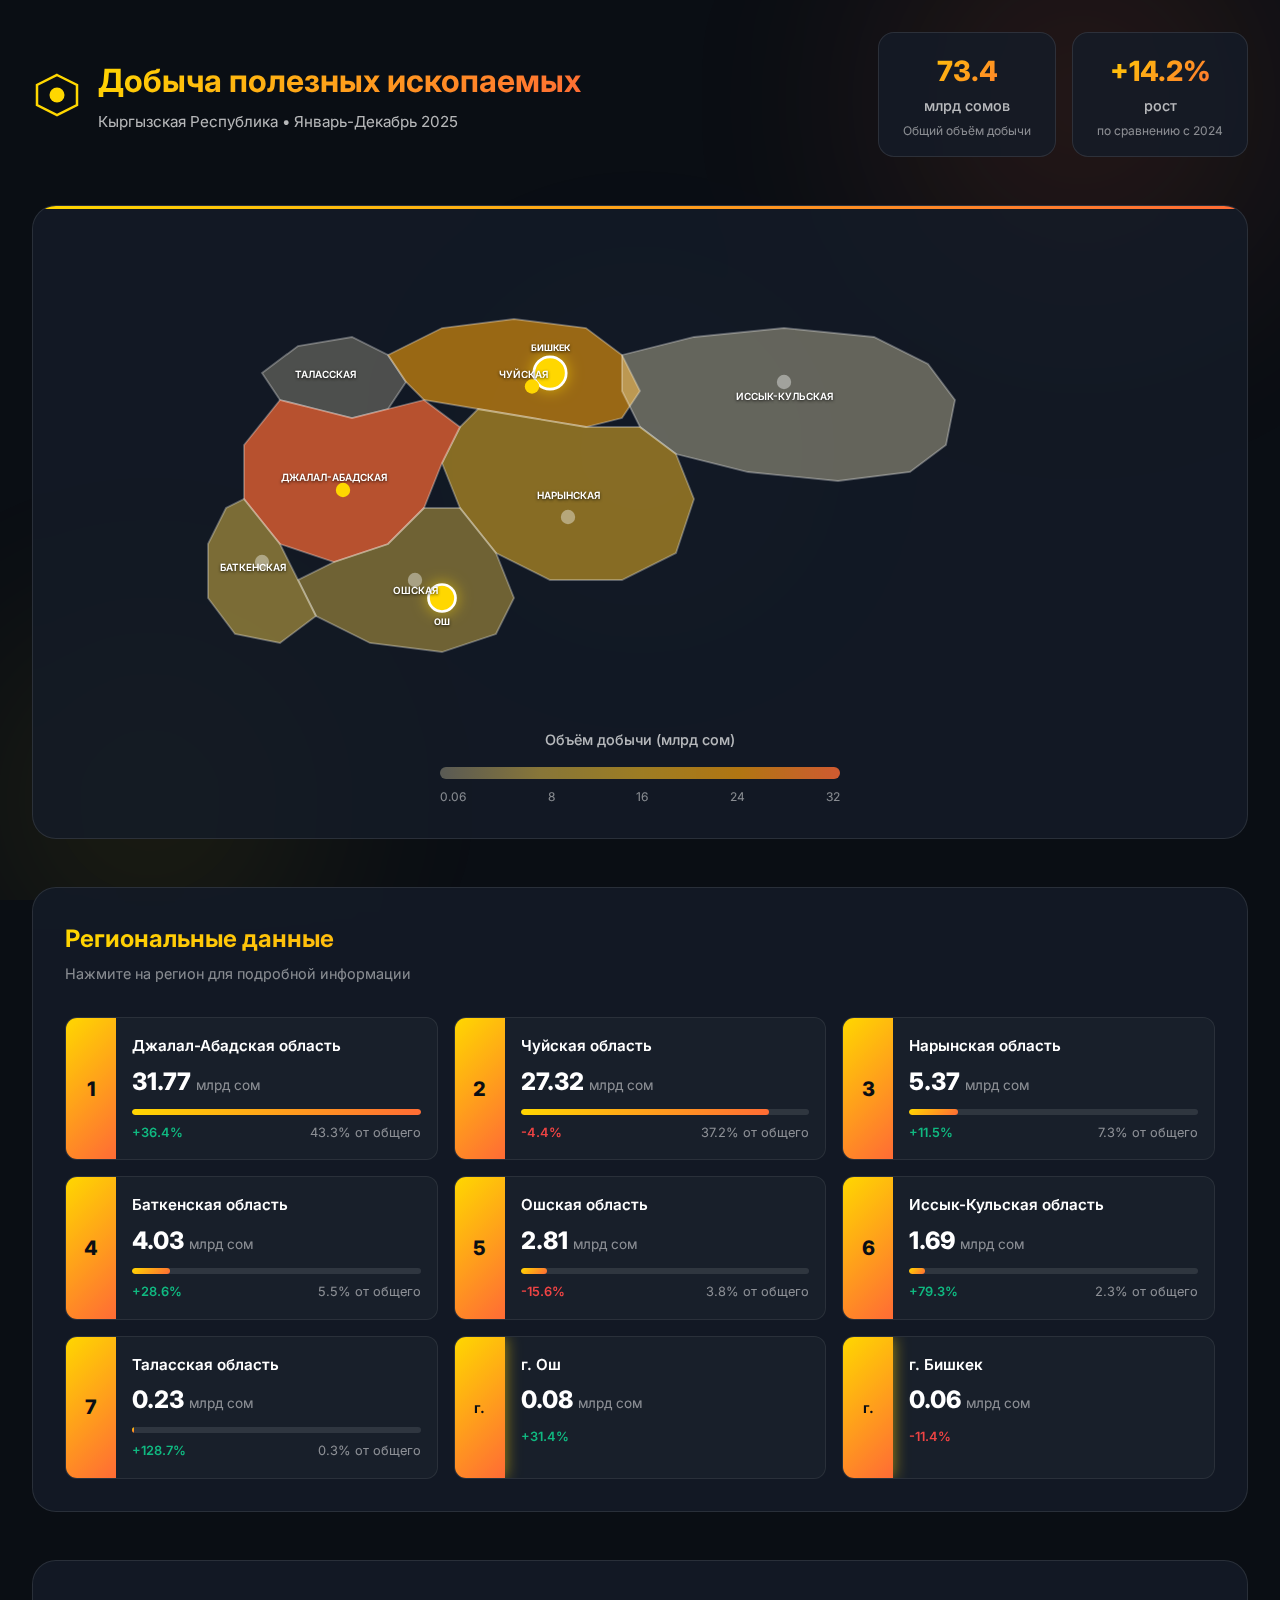
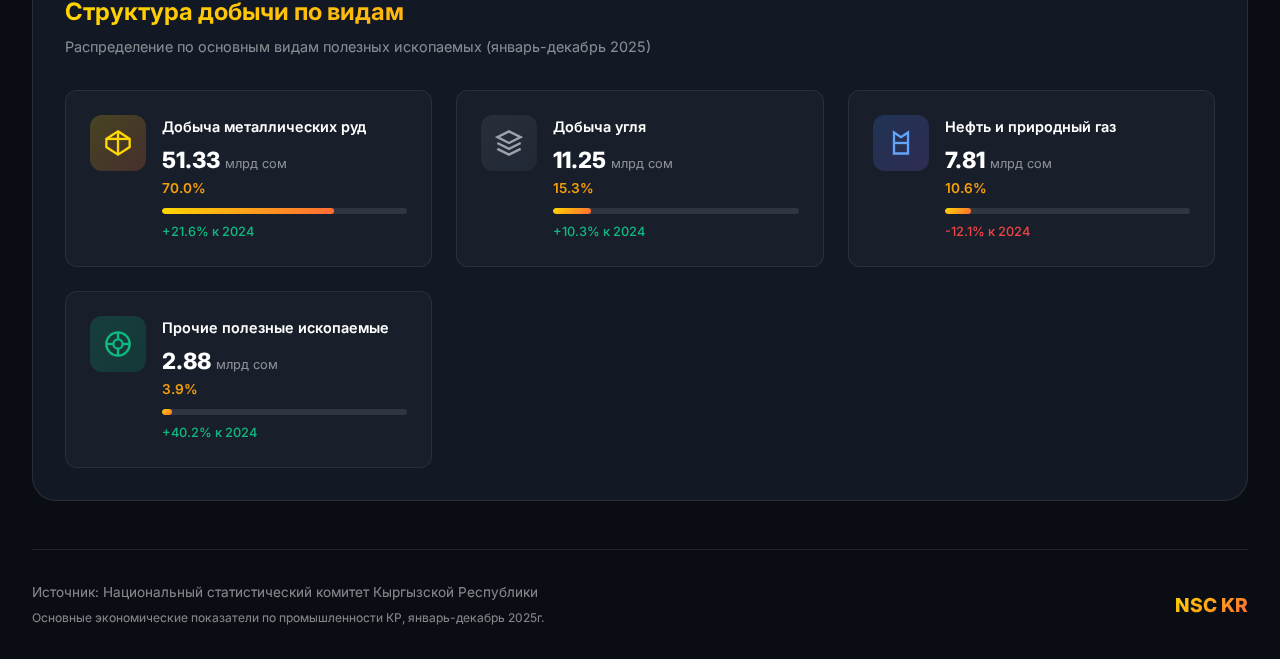
<file: index.html>
<!DOCTYPE html>
<html lang="ru">
<head>
    <meta charset="UTF-8">
    <meta name="viewport" content="width=device-width, initial-scale=1.0">
    <title>Добыча полезных ископаемых в Кыргызстане - 2025</title>
    <meta name="description" content="Интерактивная карта добычи полезных ископаемых по регионам Кыргызской Республики за январь-декабрь 2025 года">
    <link href="https://fonts.googleapis.com/css2?family=Inter:wght@300;400;500;600;700;800&display=swap" rel="stylesheet">
    <link rel="stylesheet" href="styles.css">
</head>
<body>
    <div class="background-effects">
        <div class="gradient-orb orb-1"></div>
        <div class="gradient-orb orb-2"></div>
        <div class="gradient-orb orb-3"></div>
    </div>
    
    <div class="container">
        <header class="header">
            <div class="header-content">
                <div class="logo-section">
                    <div class="logo-icon">
                        <svg viewBox="0 0 40 40" fill="none" xmlns="http://www.w3.org/2000/svg">
                            <path d="M20 4L36 12V28L20 36L4 28V12L20 4Z" stroke="url(#logo-gradient)" stroke-width="2" fill="none"/>
                            <circle cx="20" cy="20" r="6" fill="url(#logo-gradient)"/>
                            <defs>
                                <linearGradient id="logo-gradient" x1="4" y1="4" x2="36" y2="36">
                                    <stop offset="0%" stop-color="#FFD700"/>
                                    <stop offset="100%" stop-color="#FF6B35"/>
                                </linearGradient>
                            </defs>
                        </svg>
                    </div>
                    <div class="title-group">
                        <h1>Добыча полезных ископаемых</h1>
                        <p class="subtitle">Кыргызская Республика • Январь-Декабрь 2025</p>
                    </div>
                </div>
                <div class="stats-summary">
                    <div class="stat-card">
                        <span class="stat-value">73.4</span>
                        <span class="stat-label">млрд сомов</span>
                        <span class="stat-desc">Общий объём добычи</span>
                    </div>
                    <div class="stat-card">
                        <span class="stat-value">+14.2%</span>
                        <span class="stat-label">рост</span>
                        <span class="stat-desc">по сравнению с 2024</span>
                    </div>
                </div>
            </div>
        </header>

        <main class="main-content">
            <section class="map-section">
                <div class="map-container">
                    <svg id="kg-map" viewBox="0 0 1000 500" preserveAspectRatio="xMidYMid meet">
                        <!-- Talas Oblast -->
                        <path id="talas" class="region" d="M80,150 L120,120 L180,110 L220,130 L240,160 L220,190 L180,200 L140,190 L100,180 Z" data-region="talas"/>
                        
                        <!-- Chui Oblast -->
                        <path id="chui" class="region" d="M220,130 L280,100 L360,90 L440,100 L480,130 L500,170 L480,200 L440,210 L380,200 L320,190 L260,180 L240,160 Z" data-region="chui"/>
                        
                        <!-- Issyk-Kul Oblast -->
                        <path id="issykkul" class="region" d="M480,130 L560,110 L660,100 L760,110 L820,140 L850,180 L840,230 L800,260 L720,270 L620,260 L540,240 L500,210 L480,170 Z" data-region="issykkul"/>
                        
                        <!-- Naryn Oblast -->
                        <path id="naryn" class="region" d="M320,190 L380,200 L440,210 L500,210 L540,240 L560,290 L540,350 L480,380 L400,380 L340,350 L300,300 L280,250 L300,210 Z" data-region="naryn"/>
                        
                        <!-- Jalal-Abad Oblast -->
                        <path id="jalalabad" class="region" d="M100,180 L140,190 L180,200 L220,190 L260,180 L300,210 L280,250 L260,300 L220,340 L160,360 L100,340 L60,290 L60,230 Z" data-region="jalalabad"/>
                        
                        <!-- Osh Oblast -->
                        <path id="osh" class="region" d="M160,360 L220,340 L260,300 L300,300 L340,350 L360,400 L340,440 L280,460 L200,450 L140,420 L120,380 Z" data-region="osh"/>
                        
                        <!-- Batken Oblast -->
                        <path id="batken" class="region" d="M60,290 L100,340 L120,380 L140,420 L100,450 L50,440 L20,400 L20,340 L40,300 Z" data-region="batken"/>
                        
                        <!-- Bishkek City -->
                        <circle id="bishkek" class="city" cx="400" cy="150" r="18" data-region="bishkek"/>
                        
                        <!-- Osh City -->
                        <circle id="osh-city" class="city" cx="280" cy="400" r="15" data-region="osh-city"/>
                        
                        <!-- Region Labels -->
                        <text x="150" y="155" class="region-label">ТАЛАССКАЯ</text>
                        <text x="370" y="155" class="region-label">ЧУЙСКАЯ</text>
                        <text x="660" y="180" class="region-label">ИССЫК-КУЛЬСКАЯ</text>
                        <text x="420" y="290" class="region-label">НАРЫНСКАЯ</text>
                        <text x="160" y="270" class="region-label">ДЖАЛАЛ-АБАДСКАЯ</text>
                        <text x="250" y="395" class="region-label">ОШСКАЯ</text>
                        <text x="70" y="370" class="region-label">БАТКЕНСКАЯ</text>
                        
                        <!-- City Labels -->
                        <text x="400" y="125" class="city-label">БИШКЕК</text>
                        <text x="280" y="430" class="city-label">ОШ</text>
                        
                        <!-- Mining icons -->
                        <g class="mining-icons">
                            <circle cx="170" cy="280" r="8" class="mining-icon active"/>
                            <circle cx="660" cy="160" r="8" class="mining-icon"/>
                            <circle cx="420" cy="310" r="8" class="mining-icon"/>
                            <circle cx="250" cy="380" r="8" class="mining-icon"/>
                            <circle cx="80" cy="360" r="8" class="mining-icon"/>
                            <circle cx="380" cy="165" r="8" class="mining-icon active"/>
                        </g>
                    </svg>
                    
                    <div id="tooltip" class="tooltip">
                        <div class="tooltip-header">
                            <span class="tooltip-region"></span>
                            <span class="tooltip-badge">2025</span>
                        </div>
                        <div class="tooltip-body">
                            <div class="tooltip-main-value">
                                <span class="value"></span>
                                <span class="unit">тыс. сомов</span>
                            </div>
                            <div class="tooltip-details">
                                <div class="detail-item">
                                    <span class="detail-label">Доля от общего</span>
                                    <span class="detail-value share"></span>
                                </div>
                                <div class="detail-item">
                                    <span class="detail-label">Индекс физ. объёма</span>
                                    <span class="detail-value index"></span>
                                </div>
                            </div>
                        </div>
                    </div>
                </div>
                
                <div class="legend">
                    <h3>Объём добычи (млрд сом)</h3>
                    <div class="legend-scale">
                        <div class="legend-gradient"></div>
                        <div class="legend-labels">
                            <span>0.06</span>
                            <span>8</span>
                            <span>16</span>
                            <span>24</span>
                            <span>32</span>
                        </div>
                    </div>
                </div>
            </section>

            <section class="data-section">
                <div class="section-header">
                    <h2>Региональные данные</h2>
                    <p>Нажмите на регион для подробной информации</p>
                </div>
                
                <div class="region-cards">
                    <div class="region-card" data-region="jalalabad">
                        <div class="card-rank">1</div>
                        <div class="card-content">
                            <h3>Джалал-Абадская область</h3>
                            <div class="card-value">31.77 <span>млрд сом</span></div>
                            <div class="card-bar">
                                <div class="bar-fill" style="width: 100%"></div>
                            </div>
                            <div class="card-stats">
                                <span class="growth positive">+36.4%</span>
                                <span class="share">43.3% от общего</span>
                            </div>
                        </div>
                    </div>
                    
                    <div class="region-card" data-region="chui">
                        <div class="card-rank">2</div>
                        <div class="card-content">
                            <h3>Чуйская область</h3>
                            <div class="card-value">27.32 <span>млрд сом</span></div>
                            <div class="card-bar">
                                <div class="bar-fill" style="width: 86%"></div>
                            </div>
                            <div class="card-stats">
                                <span class="growth negative">-4.4%</span>
                                <span class="share">37.2% от общего</span>
                            </div>
                        </div>
                    </div>
                    
                    <div class="region-card" data-region="naryn">
                        <div class="card-rank">3</div>
                        <div class="card-content">
                            <h3>Нарынская область</h3>
                            <div class="card-value">5.37 <span>млрд сом</span></div>
                            <div class="card-bar">
                                <div class="bar-fill" style="width: 17%"></div>
                            </div>
                            <div class="card-stats">
                                <span class="growth positive">+11.5%</span>
                                <span class="share">7.3% от общего</span>
                            </div>
                        </div>
                    </div>
                    
                    <div class="region-card" data-region="batken">
                        <div class="card-rank">4</div>
                        <div class="card-content">
                            <h3>Баткенская область</h3>
                            <div class="card-value">4.03 <span>млрд сом</span></div>
                            <div class="card-bar">
                                <div class="bar-fill" style="width: 13%"></div>
                            </div>
                            <div class="card-stats">
                                <span class="growth positive">+28.6%</span>
                                <span class="share">5.5% от общего</span>
                            </div>
                        </div>
                    </div>
                    
                    <div class="region-card" data-region="osh">
                        <div class="card-rank">5</div>
                        <div class="card-content">
                            <h3>Ошская область</h3>
                            <div class="card-value">2.81 <span>млрд сом</span></div>
                            <div class="card-bar">
                                <div class="bar-fill" style="width: 9%"></div>
                            </div>
                            <div class="card-stats">
                                <span class="growth negative">-15.6%</span>
                                <span class="share">3.8% от общего</span>
                            </div>
                        </div>
                    </div>
                    
                    <div class="region-card" data-region="issykkul">
                        <div class="card-rank">6</div>
                        <div class="card-content">
                            <h3>Иссык-Кульская область</h3>
                            <div class="card-value">1.69 <span>млрд сом</span></div>
                            <div class="card-bar">
                                <div class="bar-fill" style="width: 5.3%"></div>
                            </div>
                            <div class="card-stats">
                                <span class="growth positive">+79.3%</span>
                                <span class="share">2.3% от общего</span>
                            </div>
                        </div>
                    </div>
                    
                    <div class="region-card" data-region="talas">
                        <div class="card-rank">7</div>
                        <div class="card-content">
                            <h3>Таласская область</h3>
                            <div class="card-value">0.23 <span>млрд сом</span></div>
                            <div class="card-bar">
                                <div class="bar-fill" style="width: 0.7%"></div>
                            </div>
                            <div class="card-stats">
                                <span class="growth positive">+128.7%</span>
                                <span class="share">0.3% от общего</span>
                            </div>
                        </div>
                    </div>
                    
                    <div class="region-card small" data-region="osh-city">
                        <div class="card-rank city">г.</div>
                        <div class="card-content">
                            <h3>г. Ош</h3>
                            <div class="card-value">0.08 <span>млрд сом</span></div>
                            <div class="card-stats">
                                <span class="growth positive">+31.4%</span>
                            </div>
                        </div>
                    </div>
                    
                    <div class="region-card small" data-region="bishkek">
                        <div class="card-rank city">г.</div>
                        <div class="card-content">
                            <h3>г. Бишкек</h3>
                            <div class="card-value">0.06 <span>млрд сом</span></div>
                            <div class="card-stats">
                                <span class="growth negative">-11.4%</span>
                            </div>
                        </div>
                    </div>
                </div>
            </section>

            <section class="breakdown-section">
                <div class="section-header">
                    <h2>Структура добычи по видам</h2>
                    <p>Распределение по основным видам полезных ископаемых (январь-декабрь 2025)</p>
                </div>
                
                <div class="breakdown-grid">
                    <div class="breakdown-card">
                        <div class="breakdown-icon metal">
                            <svg viewBox="0 0 24 24" fill="none" stroke="currentColor" stroke-width="2">
                                <polygon points="12,2 22,8.5 22,15.5 12,22 2,15.5 2,8.5"/>
                                <line x1="12" y1="2" x2="12" y2="22"/>
                                <line x1="2" y1="8.5" x2="22" y2="8.5"/>
                            </svg>
                        </div>
                        <div class="breakdown-content">
                            <h4>Добыча металлических руд</h4>
                            <div class="breakdown-value">51.33 <span>млрд сом</span></div>
                            <div class="breakdown-percent">70.0%</div>
                            <div class="breakdown-bar">
                                <div class="bar-fill" style="width: 70%"></div>
                            </div>
                            <p class="breakdown-change">+21.6% к 2024</p>
                        </div>
                    </div>
                    
                    <div class="breakdown-card">
                        <div class="breakdown-icon coal">
                            <svg viewBox="0 0 24 24" fill="none" stroke="currentColor" stroke-width="2">
                                <path d="M12 2L2 7l10 5 10-5-10-5z"/>
                                <path d="M2 17l10 5 10-5"/>
                                <path d="M2 12l10 5 10-5"/>
                            </svg>
                        </div>
                        <div class="breakdown-content">
                            <h4>Добыча угля</h4>
                            <div class="breakdown-value">11.25 <span>млрд сом</span></div>
                            <div class="breakdown-percent">15.3%</div>
                            <div class="breakdown-bar">
                                <div class="bar-fill" style="width: 15.3%"></div>
                            </div>
                            <p class="breakdown-change">+10.3% к 2024</p>
                        </div>
                    </div>
                    
                    <div class="breakdown-card">
                        <div class="breakdown-icon oil">
                            <svg viewBox="0 0 24 24" fill="none" stroke="currentColor" stroke-width="2">
                                <path d="M6 3v18h12V3L12 7 6 3z"/>
                                <line x1="6" y1="12" x2="18" y2="12"/>
                            </svg>
                        </div>
                        <div class="breakdown-content">
                            <h4>Нефть и природный газ</h4>
                            <div class="breakdown-value">7.81 <span>млрд сом</span></div>
                            <div class="breakdown-percent">10.6%</div>
                            <div class="breakdown-bar">
                                <div class="bar-fill" style="width: 10.6%"></div>
                            </div>
                            <p class="breakdown-change negative">-12.1% к 2024</p>
                        </div>
                    </div>
                    
                    <div class="breakdown-card">
                        <div class="breakdown-icon other">
                            <svg viewBox="0 0 24 24" fill="none" stroke="currentColor" stroke-width="2">
                                <circle cx="12" cy="12" r="10"/>
                                <circle cx="12" cy="12" r="4"/>
                                <line x1="12" y1="2" x2="12" y2="8"/>
                                <line x1="12" y1="16" x2="12" y2="22"/>
                                <line x1="2" y1="12" x2="8" y2="12"/>
                                <line x1="16" y1="12" x2="22" y2="12"/>
                            </svg>
                        </div>
                        <div class="breakdown-content">
                            <h4>Прочие полезные ископаемые</h4>
                            <div class="breakdown-value">2.88 <span>млрд сом</span></div>
                            <div class="breakdown-percent">3.9%</div>
                            <div class="breakdown-bar">
                                <div class="bar-fill" style="width: 3.9%"></div>
                            </div>
                            <p class="breakdown-change">+40.2% к 2024</p>
                        </div>
                    </div>
                </div>
            </section>
        </main>

        <footer class="footer">
            <div class="footer-content">
                <div class="source-info">
                    <p>Источник: Национальный статистический комитет Кыргызской Республики</p>
                    <p class="disclaimer">Основные экономические показатели по промышленности КР, январь-декабрь 2025г.</p>
                </div>
                <div class="footer-logo">
                    <span>NSC KR</span>
                </div>
            </div>
        </footer>
    </div>

    <script src="script.js"></script>
</body>
</html>
</file>
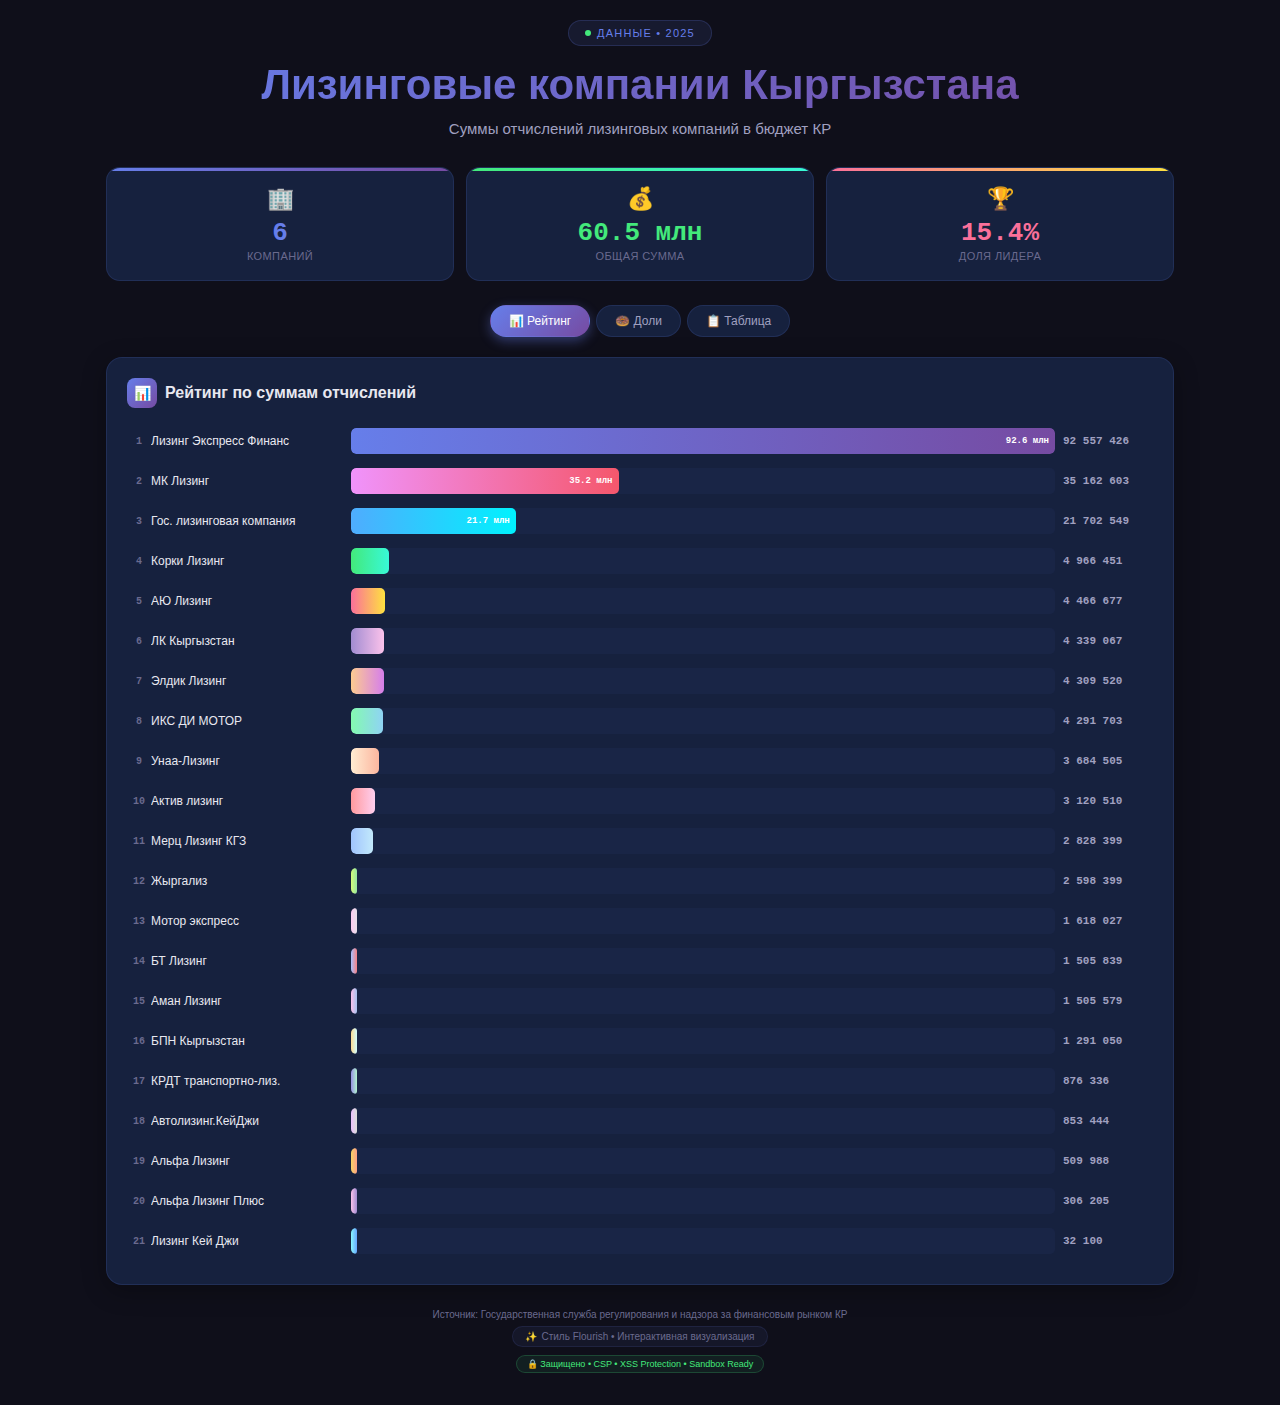
<file: leasing_embed.html>
<!DOCTYPE html>
<html lang="ru">

<head>
    <meta charset="UTF-8">
    <meta name="viewport" content="width=device-width, initial-scale=1.0, maximum-scale=5.0">
    <title>Лизинговые компании КР — Embed</title>
    <!-- ====== КИБЕРЗАЩИТА ====== -->
    <meta http-equiv="Content-Security-Policy"
        content="default-src 'self'; script-src 'self' 'unsafe-inline'; style-src 'self' 'unsafe-inline' https://fonts.googleapis.com; font-src https://fonts.gstatic.com; img-src 'self' data:; frame-ancestors *;">
    <meta http-equiv="X-Content-Type-Options" content="nosniff">
    <meta http-equiv="X-Frame-Options" content="ALLOWALL">
    <meta http-equiv="X-XSS-Protection" content="1; mode=block">
    <meta name="referrer" content="no-referrer">
    <link
        href="https://fonts.googleapis.com/css2?family=Inter:wght@400;600;700;800&family=JetBrains+Mono:wght@400;500&display=swap"
        rel="stylesheet">
    <style>
        :root {
            --bg: #0f0f1a;
            --card: #16213e;
            --t1: #e8e8f0;
            --t2: #a0a0c0;
            --tm: #6a6a8e;
            --a1: #667eea;
            --a5: #43e97b;
            --brd: rgba(102, 126, 234, .15)
        }

        * {
            margin: 0;
            padding: 0;
            box-sizing: border-box
        }

        body {
            font-family: 'Inter', sans-serif;
            background: var(--bg);
            color: var(--t1);
            overflow-x: hidden
        }

        .wrap {
            max-width: 1100px;
            margin: 0 auto;
            padding: 20px 16px
        }

        .hdr {
            text-align: center;
            margin-bottom: 30px;
            animation: fdIn .8s ease
        }

        .badge {
            display: inline-flex;
            align-items: center;
            gap: 6px;
            padding: 6px 16px;
            background: rgba(102, 126, 234, .1);
            border: 1px solid rgba(102, 126, 234, .2);
            border-radius: 50px;
            font-size: 11px;
            font-weight: 500;
            color: var(--a1);
            letter-spacing: 1.2px;
            text-transform: uppercase;
            margin-bottom: 14px
        }

        .badge::before {
            content: '';
            width: 6px;
            height: 6px;
            background: var(--a5);
            border-radius: 50%;
            animation: pulse 2s infinite
        }

        @keyframes pulse {

            0%,
            100% {
                opacity: 1;
                transform: scale(1)
            }

            50% {
                opacity: .5;
                transform: scale(1.5)
            }
        }

        h1 {
            font-size: clamp(22px, 4.5vw, 42px);
            font-weight: 800;
            background: linear-gradient(135deg, #667eea, #764ba2);
            -webkit-background-clip: text;
            -webkit-text-fill-color: transparent;
            background-clip: text;
            line-height: 1.2;
            margin-bottom: 10px
        }

        .sub {
            font-size: clamp(12px, 2vw, 15px);
            color: var(--t2);
            font-weight: 300
        }

        .stats {
            display: grid;
            grid-template-columns: repeat(auto-fit, minmax(160px, 1fr));
            gap: 12px;
            margin-bottom: 24px;
            animation: fdIn .8s .2s both
        }

        .sc {
            background: var(--card);
            border: 1px solid var(--brd);
            border-radius: 14px;
            padding: 18px 14px;
            text-align: center;
            transition: transform .3s;
            position: relative;
            overflow: hidden
        }

        .sc::before {
            content: '';
            position: absolute;
            top: 0;
            left: 0;
            width: 100%;
            height: 3px
        }

        .sc:nth-child(1)::before {
            background: linear-gradient(90deg, #667eea, #764ba2)
        }

        .sc:nth-child(2)::before {
            background: linear-gradient(90deg, #43e97b, #38f9d7)
        }

        .sc:nth-child(3)::before {
            background: linear-gradient(90deg, #fa709a, #fee140)
        }

        .sc:hover {
            transform: translateY(-3px)
        }

        .si {
            font-size: 22px;
            margin-bottom: 6px
        }

        .sv {
            font-size: clamp(18px, 2.5vw, 26px);
            font-weight: 800;
            font-family: 'JetBrains Mono', monospace;
            margin-bottom: 2px
        }

        .sc:nth-child(1) .sv {
            color: var(--a1)
        }

        .sc:nth-child(2) .sv {
            color: var(--a5)
        }

        .sc:nth-child(3) .sv {
            color: #fa709a
        }

        .sl {
            font-size: 11px;
            color: var(--tm);
            font-weight: 500;
            text-transform: uppercase;
            letter-spacing: .4px
        }

        .tabs {
            display: flex;
            justify-content: center;
            gap: 6px;
            margin-bottom: 20px;
            flex-wrap: wrap
        }

        .tb {
            padding: 8px 18px;
            border: 1px solid var(--brd);
            background: var(--card);
            color: var(--t2);
            border-radius: 50px;
            font-family: 'Inter', sans-serif;
            font-size: 12px;
            font-weight: 500;
            cursor: pointer;
            transition: all .3s
        }

        .tb:hover {
            border-color: var(--a1);
            color: var(--t1)
        }

        .tb.on {
            background: linear-gradient(135deg, #667eea, #764ba2);
            border-color: transparent;
            color: #fff;
            box-shadow: 0 4px 12px rgba(102, 126, 234, .4)
        }

        .sec {
            display: none;
            animation: fdIn .5s ease
        }

        .sec.on {
            display: block
        }

        .bx {
            background: var(--card);
            border: 1px solid var(--brd);
            border-radius: 16px;
            padding: 20px;
            box-shadow: 0 6px 24px rgba(0, 0, 0, .3)
        }

        .ct {
            font-size: 16px;
            font-weight: 700;
            margin-bottom: 16px;
            display: flex;
            align-items: center;
            gap: 8px
        }

        .cti {
            width: 30px;
            height: 30px;
            border-radius: 8px;
            display: flex;
            align-items: center;
            justify-content: center;
            font-size: 14px
        }

        .br {
            display: flex;
            align-items: center;
            margin-bottom: 6px;
            padding: 4px 0;
            cursor: pointer;
            transition: all .2s;
            border-radius: 6px
        }

        .br:hover {
            background: rgba(102, 126, 234, .05);
            padding-left: 6px
        }

        .brk {
            width: 24px;
            font-size: 10px;
            font-weight: 700;
            color: var(--tm);
            text-align: center;
            flex-shrink: 0;
            font-family: 'JetBrains Mono', monospace
        }

        .brl {
            width: clamp(80px, 20vw, 200px);
            font-size: clamp(10px, 1.5vw, 12px);
            font-weight: 500;
            color: var(--t1);
            padding-right: 8px;
            flex-shrink: 0;
            white-space: nowrap;
            overflow: hidden;
            text-overflow: ellipsis
        }

        .brt {
            flex: 1;
            height: 26px;
            background: rgba(102, 126, 234, .05);
            border-radius: 5px;
            overflow: hidden
        }

        .brf {
            height: 100%;
            border-radius: 5px;
            display: flex;
            align-items: center;
            justify-content: flex-end;
            padding-right: 6px;
            width: 0;
            transition: width 1.2s cubic-bezier(.4, 0, .2, 1)
        }

        .brv {
            font-size: 9px;
            font-weight: 600;
            color: #fff;
            font-family: 'JetBrains Mono', monospace;
            white-space: nowrap
        }

        .bro {
            margin-left: 8px;
            font-size: clamp(9px, 1.3vw, 11px);
            font-weight: 600;
            color: var(--t2);
            font-family: 'JetBrains Mono', monospace;
            white-space: nowrap;
            flex-shrink: 0;
            min-width: clamp(60px, 12vw, 90px)
        }

        .dn {
            display: grid;
            grid-template-columns: 1fr 1fr;
            gap: 20px;
            align-items: start
        }

        .dw {
            background: var(--card);
            border: 1px solid var(--brd);
            border-radius: 16px;
            padding: 20px;
            display: flex;
            flex-direction: column;
            align-items: center
        }

        .dsc {
            position: relative;
            width: clamp(220px, 30vw, 300px);
            height: clamp(220px, 30vw, 300px)
        }

        .dcc {
            position: absolute;
            top: 50%;
            left: 50%;
            transform: translate(-50%, -50%);
            text-align: center
        }

        .dcv {
            font-size: 16px;
            font-weight: 800;
            font-family: 'JetBrains Mono', monospace;
            color: var(--t1)
        }

        .dcl {
            font-size: 10px;
            color: var(--tm);
            margin-top: 2px
        }

        .lgc {
            background: var(--card);
            border: 1px solid var(--brd);
            border-radius: 16px;
            padding: 18px;
            max-height: 400px;
            overflow-y: auto
        }

        .lgc::-webkit-scrollbar {
            width: 3px
        }

        .lgc::-webkit-scrollbar-thumb {
            background: var(--a1);
            border-radius: 3px
        }

        .lgt {
            font-size: 14px;
            font-weight: 700;
            margin-bottom: 12px
        }

        .lgi {
            display: flex;
            align-items: center;
            gap: 8px;
            padding: 5px 8px;
            border-radius: 6px;
            cursor: pointer;
            margin-bottom: 1px;
            transition: background .2s
        }

        .lgi:hover {
            background: rgba(102, 126, 234, .08)
        }

        .lgd {
            width: 10px;
            height: 10px;
            border-radius: 3px;
            flex-shrink: 0
        }

        .lgn {
            flex: 1;
            font-size: 11px;
            font-weight: 500;
            overflow: hidden;
            text-overflow: ellipsis;
            white-space: nowrap
        }

        .lgv {
            font-size: 10px;
            font-weight: 600;
            color: var(--t2);
            font-family: 'JetBrains Mono', monospace
        }

        .lgp {
            font-size: 10px;
            font-weight: 600;
            color: var(--a1);
            font-family: 'JetBrains Mono', monospace;
            min-width: 38px;
            text-align: right
        }

        .tip {
            position: fixed;
            background: var(--bg);
            border: 1px solid var(--brd);
            border-radius: 10px;
            padding: 12px 16px;
            pointer-events: none;
            z-index: 1000;
            box-shadow: 0 16px 32px rgba(0, 0, 0, .5);
            opacity: 0;
            transition: opacity .2s;
            max-width: 280px
        }

        .tip.v {
            opacity: 1
        }

        .tn {
            font-size: 12px;
            font-weight: 700;
            margin-bottom: 6px
        }

        .tv {
            font-size: 16px;
            font-weight: 800;
            font-family: 'JetBrains Mono', monospace;
            background: linear-gradient(135deg, #667eea, #764ba2);
            -webkit-background-clip: text;
            -webkit-text-fill-color: transparent;
            margin-bottom: 2px
        }

        .tp {
            font-size: 10px;
            color: var(--tm)
        }

        .ft {
            text-align: center;
            padding: 24px 0 12px;
            color: var(--tm);
            font-size: 10px
        }

        .fc {
            display: inline-flex;
            align-items: center;
            gap: 4px;
            padding: 4px 12px;
            background: rgba(102, 126, 234, .08);
            border: 1px solid rgba(102, 126, 234, .12);
            border-radius: 50px;
            font-size: 10px;
            margin-top: 6px
        }

        .lock {
            display: inline-flex;
            align-items: center;
            gap: 4px;
            padding: 3px 10px;
            background: rgba(67, 233, 123, .08);
            border: 1px solid rgba(67, 233, 123, .2);
            border-radius: 50px;
            font-size: 9px;
            color: var(--a5);
            margin-top: 8px
        }

        @keyframes fdIn {
            from {
                opacity: 0;
                transform: translateY(20px)
            }

            to {
                opacity: 1;
                transform: translateY(0)
            }
        }

        @media(max-width:768px) {
            .dn {
                grid-template-columns: 1fr
            }

            .brl {
                width: 80px;
                font-size: 10px
            }

            .brt {
                height: 20px
            }

            .stats {
                grid-template-columns: 1fr 1fr 1fr
            }

            .sc {
                padding: 12px 8px
            }

            .si {
                font-size: 18px
            }

            .tabs {
                gap: 3px
            }

            .tb {
                padding: 6px 12px;
                font-size: 11px
            }
        }

        @media(max-width:480px) {
            .stats {
                grid-template-columns: 1fr
            }

            .brl {
                width: 70px;
                font-size: 9px
            }

            .bro {
                min-width: 55px;
                font-size: 9px
            }

            .brt {
                height: 18px
            }

            .wrap {
                padding: 12px 8px
            }

            .bx {
                padding: 14px 10px
            }
        }
    </style>
</head>

<body>
    <div class="tip" id="tip">
        <div class="tn" id="tn"></div>
        <div class="tv" id="tv"></div>
        <div class="tp" id="tp"></div>
    </div>
    <div class="wrap">
        <div class="hdr">
            <div class="badge">Данные • 2025</div>
            <h1>Лизинговые компании Кыргызстана</h1>
            <p class="sub">Суммы отчислений лизинговых компаний в бюджет КР</p>
        </div>
        <div class="stats">
            <div class="sc">
                <div class="si">🏢</div>
                <div class="sv" id="s1">0</div>
                <div class="sl">Компаний</div>
            </div>
            <div class="sc">
                <div class="si">💰</div>
                <div class="sv" id="s2">0</div>
                <div class="sl">Общая сумма</div>
            </div>
            <div class="sc">
                <div class="si">🏆</div>
                <div class="sv" id="s3">0%</div>
                <div class="sl">Доля лидера</div>
            </div>
        </div>
        <div class="tabs">
            <button class="tb on" onclick="sw('bar')" id="t-bar">📊 Рейтинг</button>
            <button class="tb" onclick="sw('don')" id="t-don">🍩 Доли</button>
            <button class="tb" onclick="sw('tbl')" id="t-tbl">📋 Таблица</button>
        </div>
        <div class="sec on" id="sec-bar">
            <div class="bx">
                <div class="ct">
                    <div class="cti" style="background:linear-gradient(135deg,#667eea,#764ba2)">📊</div>Рейтинг по
                    суммам отчислений
                </div>
                <div id="bars"></div>
            </div>
        </div>
        <div class="sec" id="sec-don">
            <div class="dn">
                <div class="dw">
                    <div class="ct">
                        <div class="cti" style="background:linear-gradient(135deg,#f093fb,#f5576c)">🍩</div>Доли
                        компаний
                    </div>
                    <div class="dsc"><svg id="dsv" viewBox="0 0 300 300"></svg>
                        <div class="dcc">
                            <div class="dcv" id="dcv">100%</div>
                            <div class="dcl">от общей суммы</div>
                        </div>
                    </div>
                </div>
                <div class="lgc">
                    <div class="lgt">Компании</div>
                    <div id="lg"></div>
                </div>
            </div>
        </div>
        <div class="sec" id="sec-tbl">
            <div class="bx">
                <div class="ct">
                    <div class="cti" style="background:linear-gradient(135deg,#4facfe,#00f2fe)">📋</div>Детальная
                    таблица
                </div>
                <div style="overflow-x:auto">
                    <table style="width:100%;border-collapse:separate;border-spacing:0" id="dtbl">
                        <thead>
                            <tr>
                                <th
                                    style="background:rgba(102,126,234,.1);padding:10px 12px;text-align:left;font-size:11px;font-weight:600;color:var(--a1);text-transform:uppercase;letter-spacing:.4px;border-bottom:1px solid var(--brd)">
                                    №</th>
                                <th
                                    style="background:rgba(102,126,234,.1);padding:10px 12px;text-align:left;font-size:11px;font-weight:600;color:var(--a1);text-transform:uppercase;letter-spacing:.4px;border-bottom:1px solid var(--brd)">
                                    Компания</th>
                                <th
                                    style="background:rgba(102,126,234,.1);padding:10px 12px;text-align:left;font-size:11px;font-weight:600;color:var(--a1);text-transform:uppercase;letter-spacing:.4px;border-bottom:1px solid var(--brd)">
                                    Сумма (сом)</th>
                                <th
                                    style="background:rgba(102,126,234,.1);padding:10px 12px;text-align:left;font-size:11px;font-weight:600;color:var(--a1);text-transform:uppercase;letter-spacing:.4px;border-bottom:1px solid var(--brd)">
                                    Доля</th>
                            </tr>
                        </thead>
                        <tbody id="tb"></tbody>
                    </table>
                </div>
            </div>
        </div>
        <div class="ft">
            <p>Источник: Государственная служба регулирования и надзора за финансовым рынком КР</p>
            <div class="fc"><span>✨</span> Стиль Flourish • Интерактивная визуализация</div><br>
            <div class="lock">🔒 Защищено • CSP • XSS Protection • Sandbox Ready</div>
        </div>
    </div>
    <script>
        // ====== КИБЕРЗАЩИТА: Замораживание прототипов ======
        if (Object.freeze) { Object.freeze(Object.prototype); Object.freeze(Array.prototype) }
        // Блокировка потенциального внедрения через URL
        (function () { var u = window.location.href; if (u.indexOf('javascript:') !== -1 || u.indexOf('data:text/html') !== -1) { document.body.innerHTML = '<p style="color:red;text-align:center;padding:40px">⚠️ Заблокировано: обнаружена попытка XSS</p>'; return } })();

        const D = [
            { n: 'Лизинг Экспресс Финанс', f: 'ОсОО «Лизинг Экспресс Финанс»', v: 92557426.11 },
            { n: 'МК Лизинг', f: 'ОсОО «МК Лизинг» («МикроЛизинг»)', v: 35162603.04 },
            { n: 'Гос. лизинговая компания', f: 'ОАО «Государственная лизинговая компания»', v: 21702549.38 },
            { n: 'Корки Лизинг', f: 'ОсОО «Корки Лизинг»', v: 4966451.38 },
            { n: 'АЮ Лизинг', f: 'ОсОО «АЮ Лизинг»', v: 4466677 },
            { n: 'ЛК Кыргызстан', f: 'ЗАО «Лизинговая Компания Кыргызстан»', v: 4339066.59 },
            { n: 'Элдик Лизинг', f: 'ОсОО «Элдик Лизинг»', v: 4309519.76 },
            { n: 'ИКС ДИ МОТОР', f: 'ОсОО «ИКС ДИ МОТОР»', v: 4291703.33 },
            { n: 'Унаа-Лизинг', f: 'ОсОО «Унаа-Лизинг»', v: 3684504.94 },
            { n: 'Актив лизинг', f: 'ОсОО «Актив лизинг»', v: 3120510 },
            { n: 'Мерц Лизинг КГЗ', f: 'ОсОО «Мерц Лизинг КГЗ»', v: 2828399.14 },
            { n: 'Жыргализ', f: 'ОсОО «Жыргализ»', v: 2598399.34 },
            { n: 'Мотор экспресс', f: 'ОсОО «Мотор экспресс»', v: 1618027.11 },
            { n: 'БТ Лизинг', f: 'ОсОО «БТ Лизинг»', v: 1505839.37 },
            { n: 'Аман Лизинг', f: 'ОсОО «Аман Лизинг»', v: 1505579 },
            { n: 'БПН Кыргызстан', f: 'ОсОО «БПН Кыргызстан»', v: 1291049.65 },
            { n: 'КРДТ транспортно-лиз.', f: 'ОсОО «КРДТ компания транспортно-лизинговых услуг»', v: 876336.03 },
            { n: 'Автолизинг.КейДжи', f: 'ОсОО «Автолизинг.КейДжи»', v: 853443.96 },
            { n: 'Альфа Лизинг', f: 'ОсОО «Альфа Лизинг»', v: 509988 },
            { n: 'Альфа Лизинг Плюс', f: 'ОсОО «Альфа Лизинг Плюс»', v: 306204.78 },
            { n: 'Лизинг Кей Джи', f: 'ОсОО «Лизинг Кей Джи»', v: 32100 }
        ];
        const T = D.reduce((s, d) => s + d.v, 0), M = Math.max(...D.map(d => d.v));
        const C = ['#667eea', '#764ba2', '#f093fb', '#f5576c', '#4facfe', '#00f2fe', '#43e97b', '#38f9d7', '#fa709a', '#fee140', '#a18cd1', '#fbc2eb', '#fccb90', '#d57eeb', '#84fab0', '#8fd3f4', '#ffecd2', '#fcb69f', '#ff9a9e', '#a1c4fd', '#c2e9fb'];
        const G = [['#667eea', '#764ba2'], ['#f093fb', '#f5576c'], ['#4facfe', '#00f2fe'], ['#43e97b', '#38f9d7'], ['#fa709a', '#fee140'], ['#a18cd1', '#fbc2eb'], ['#fccb90', '#d57eeb'], ['#84fab0', '#8fd3f4'], ['#ffecd2', '#fcb69f'], ['#ff9a9e', '#fecfef'], ['#a1c4fd', '#c2e9fb'], ['#d4fc79', '#96e6a1'], ['#fdcbf1', '#e6dee9'], ['#a6c0fe', '#f68084'], ['#fbc2eb', '#a6c1ee'], ['#fddb92', '#d1fdff'], ['#9890e3', '#b1f4cf'], ['#ebc0fd', '#d9ded8'], ['#f6d365', '#fda085'], ['#fbc2eb', '#a18cd1'], ['#89f7fe', '#66a6ff']];

        // Sanitize text output to prevent XSS
        function esc(s) { var d = document.createElement('div'); d.textContent = s; return d.innerHTML }
        function fmt(n) { return new Intl.NumberFormat('ru-RU', { maximumFractionDigits: 0 }).format(n) }
        function cmp(n) { if (n >= 1e6) return (n / 1e6).toFixed(1) + ' млн'; if (n >= 1e3) return (n / 1e3).toFixed(0) + ' тыс'; return n.toFixed(0) }
        function pc(v) { return ((v / T) * 100).toFixed(1) }

        const tip = document.getElementById('tip'), tn_ = document.getElementById('tn'), tv_ = document.getElementById('tv'), tp_ = document.getElementById('tp');
        function sT(e, i) { tn_.textContent = i.f; tv_.textContent = fmt(i.v) + ' сом'; tp_.textContent = pc(i.v) + '% от общей суммы'; tip.classList.add('v'); let x = e.clientX + 12, y = e.clientY - 8; if (x + 280 > window.innerWidth) x = e.clientX - 290; tip.style.left = x + 'px'; tip.style.top = y + 'px' }
        function hT() { tip.classList.remove('v') }

        function sw(t) { document.querySelectorAll('.sec').forEach(s => s.classList.remove('on')); document.querySelectorAll('.tb').forEach(b => b.classList.remove('on')); document.getElementById('sec-' + t).classList.add('on'); document.getElementById('t-' + t).classList.add('on'); if (t === 'bar') aB(); if (t === 'don') bD() }

        function rB() { const c = document.getElementById('bars'); const sd = [...D].sort((a, b) => b.v - a.v); c.innerHTML = sd.map((it, i) => { const oi = D.indexOf(it); const [c1, c2] = G[oi % G.length]; const w = (it.v / M * 100).toFixed(1); return `<div class="br" onmouseenter="sT(event,D[${oi}])" onmousemove="sT(event,D[${oi}])" onmouseleave="hT()"><div class="brk">${i + 1}</div><div class="brl" title="${esc(it.f)}">${esc(it.n)}</div><div class="brt"><div class="brf" data-w="${w}" style="background:linear-gradient(90deg,${c1},${c2})"><span class="brv">${w > 15 ? cmp(it.v) : ''}</span></div></div><div class="bro">${fmt(it.v)}</div></div>` }).join('') }

        function aB() { document.querySelectorAll('#bars .brf').forEach((f, i) => { f.style.width = '0%'; setTimeout(() => { f.style.width = f.dataset.w + '%' }, i * 40) }) }

        function bD() { const svg = document.getElementById('dsv'); const cx = 150, cy = 150, r = 120, ir = 72; let sa = -Math.PI / 2; svg.innerHTML = ''; const top7 = D.slice(0, 7); const ov = D.slice(7).reduce((s, d) => s + d.v, 0); const dd = [...top7, { n: 'Другие (14)', f: 'Другие компании (14)', v: ov }]; dd.forEach((it, i) => { const a = (it.v / T) * Math.PI * 2; const ea = sa + a; const x1 = cx + r * Math.cos(sa), y1 = cy + r * Math.sin(sa), x2 = cx + r * Math.cos(ea), y2 = cy + r * Math.sin(ea), x3 = cx + ir * Math.cos(ea), y3 = cy + ir * Math.sin(ea), x4 = cx + ir * Math.cos(sa), y4 = cy + ir * Math.sin(sa); const la = a > Math.PI ? 1 : 0; const p = document.createElementNS('http://www.w3.org/2000/svg', 'path'); p.setAttribute('d', `M${x1} ${y1}A${r} ${r} 0 ${la} 1 ${x2} ${y2}L${x3} ${y3}A${ir} ${ir} 0 ${la} 0 ${x4} ${y4}Z`); p.setAttribute('fill', C[i % C.length]); p.setAttribute('stroke', '#0f0f1a'); p.setAttribute('stroke-width', '2'); p.style.cursor = 'pointer'; p.style.transition = 'all .3s'; p.style.opacity = '0'; setTimeout(() => { p.style.opacity = '1' }, i * 80); p.onmouseenter = e => { p.style.transform = 'scale(1.05)'; p.style.transformOrigin = cx + 'px ' + cy + 'px'; sT(e, it); document.getElementById('dcv').textContent = pc(it.v) + '%' }; p.onmousemove = e => sT(e, it); p.onmouseleave = () => { p.style.transform = ''; hT(); document.getElementById('dcv').textContent = '100%' }; svg.appendChild(p); sa = ea }) }

        function bL() { document.getElementById('lg').innerHTML = D.map((it, i) => `<div class="lgi" onmouseenter="sT(event,D[${i}])" onmousemove="sT(event,D[${i}])" onmouseleave="hT()"><div class="lgd" style="background:${C[i % C.length]}"></div><div class="lgn" title="${esc(it.f)}">${esc(it.n)}</div><div class="lgv">${cmp(it.v)}</div><div class="lgp">${pc(it.v)}%</div></div>`).join('') }

        function bTbl() { document.getElementById('tb').innerHTML = D.map((it, i) => { const pc_ = pc(it.v); const cl = parseFloat(pc_) > 10 ? 'var(--a5)' : (parseFloat(pc_) > 2 ? '#00d2ff' : 'var(--tm)'); return `<tr><td style="padding:8px 12px;font-size:11px;font-weight:700;color:var(--tm);font-family:'JetBrains Mono',monospace;border-bottom:1px solid rgba(102,126,234,.06)">${i + 1}</td><td style="padding:8px 12px;font-size:11px;font-weight:500;border-bottom:1px solid rgba(102,126,234,.06)">${esc(it.f)}</td><td style="padding:8px 12px;font-size:11px;font-weight:700;font-family:'JetBrains Mono',monospace;color:#00d2ff;border-bottom:1px solid rgba(102,126,234,.06)">${fmt(it.v)}</td><td style="padding:8px 12px;font-size:11px;font-weight:600;font-family:'JetBrains Mono',monospace;color:${cl};border-bottom:1px solid rgba(102,126,234,.06)">${pc_}%</td></tr>` }).join('') }

        function aCnt() {
            let c = 0; const iv = setInterval(() => { c++; if (c >= 21) { c = 21; clearInterval(iv) } document.getElementById('s1').textContent = c }, 60);
            let cs = 0; const ss = T / 35; const iv2 = setInterval(() => { cs += ss; if (cs >= T) { cs = T; clearInterval(iv2) } document.getElementById('s2').textContent = cmp(cs) }, 35);
            const tp_ = D[0].v / T * 100; let cp = 0; const ps = tp_ / 25; const iv3 = setInterval(() => { cp += ps; if (cp >= tp_) { cp = tp_; clearInterval(iv3) } document.getElementById('s3').textContent = cp.toFixed(1) + '%' }, 50)
        }

        document.addEventListener('DOMContentLoaded', () => { rB(); bL(); bTbl(); setTimeout(() => { aCnt(); aB() }, 300) });

        // ====== КИБЕРЗАЩИТА: блокировка devtools манипуляций ======
        document.addEventListener('contextmenu', e => e.preventDefault());
        // Блокировка drag & drop для предотвращения утечки данных
        document.addEventListener('dragstart', e => e.preventDefault());
    </script>
</body>

</html>
</file>
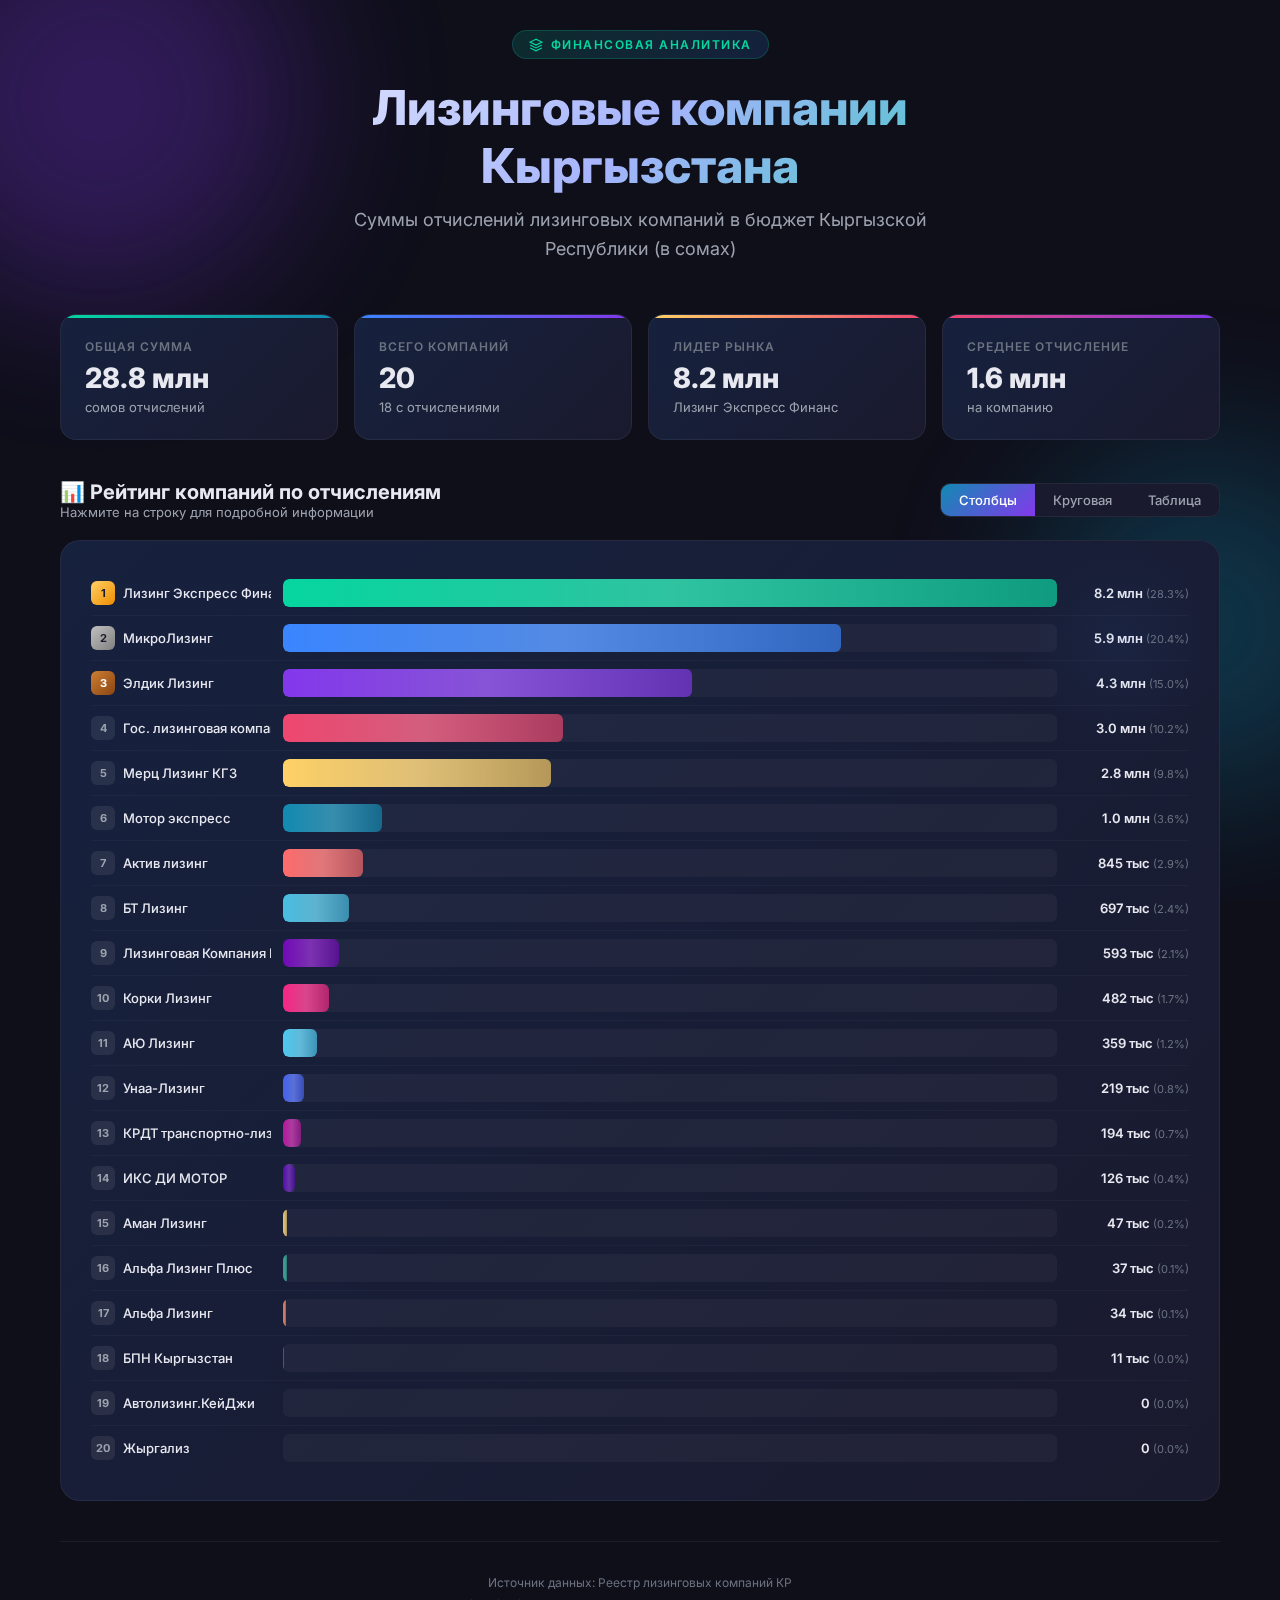
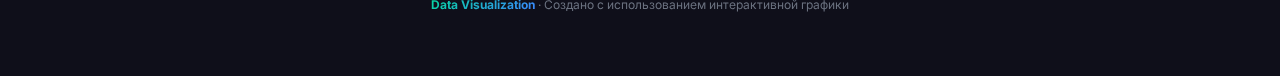
<file: leasing_infographic.html>
<!DOCTYPE html>
<html lang="ru">

<head>
    <meta charset="UTF-8">
    <meta name="viewport" content="width=device-width, initial-scale=1.0">
    <title>Лизинговые компании Кыргызстана — Суммы отчислений</title>
    <meta name="description" content="Интерактивная инфографика: суммы отчислений лизинговых компаний Кыргызстана">
    <link href="https://fonts.googleapis.com/css2?family=Inter:wght@300;400;500;600;700;800;900&display=swap"
        rel="stylesheet">
    <style>
        :root {
            --bg-primary: #0f0f1a;
            --bg-secondary: #1a1a2e;
            --bg-card: #16213e;
            --bg-card-hover: #1c2a4a;
            --text-primary: #e8e8f0;
            --text-secondary: #9ca3af;
            --text-muted: #6b7280;
            --accent-1: #06d6a0;
            --accent-2: #118ab2;
            --accent-3: #ef476f;
            --accent-4: #ffd166;
            --accent-5: #8338ec;
            --accent-6: #3a86ff;
            --border-color: rgba(255, 255, 255, 0.06);
            --glow-1: rgba(6, 214, 160, 0.15);
            --glow-2: rgba(58, 134, 255, 0.15);
        }

        * {
            margin: 0;
            padding: 0;
            box-sizing: border-box;
        }

        body {
            font-family: 'Inter', -apple-system, BlinkMacSystemFont, sans-serif;
            background: var(--bg-primary);
            color: var(--text-primary);
            min-height: 100vh;
            overflow-x: hidden;
        }

        /* Animated background */
        .bg-animation {
            position: fixed;
            top: 0;
            left: 0;
            width: 100%;
            height: 100%;
            z-index: 0;
            overflow: hidden;
            pointer-events: none;
        }

        .bg-animation .orb {
            position: absolute;
            border-radius: 50%;
            filter: blur(80px);
            opacity: 0.3;
            animation: float 20s ease-in-out infinite;
        }

        .bg-animation .orb:nth-child(1) {
            width: 400px;
            height: 400px;
            background: var(--accent-5);
            top: -100px;
            left: -100px;
            animation-delay: 0s;
        }

        .bg-animation .orb:nth-child(2) {
            width: 350px;
            height: 350px;
            background: var(--accent-2);
            top: 50%;
            right: -100px;
            animation-delay: -7s;
        }

        .bg-animation .orb:nth-child(3) {
            width: 300px;
            height: 300px;
            background: var(--accent-1);
            bottom: -100px;
            left: 30%;
            animation-delay: -14s;
        }

        @keyframes float {

            0%,
            100% {
                transform: translate(0, 0) scale(1);
            }

            25% {
                transform: translate(50px, -30px) scale(1.05);
            }

            50% {
                transform: translate(-20px, 40px) scale(0.95);
            }

            75% {
                transform: translate(30px, 20px) scale(1.02);
            }
        }

        .container {
            max-width: 1200px;
            margin: 0 auto;
            padding: 30px 20px;
            position: relative;
            z-index: 1;
        }

        /* Header */
        .header {
            text-align: center;
            margin-bottom: 50px;
            animation: fadeInUp 0.8s ease-out;
        }

        .header .badge {
            display: inline-flex;
            align-items: center;
            gap: 8px;
            background: linear-gradient(135deg, rgba(6, 214, 160, 0.15), rgba(58, 134, 255, 0.15));
            border: 1px solid rgba(6, 214, 160, 0.2);
            padding: 6px 16px;
            border-radius: 30px;
            font-size: 12px;
            font-weight: 600;
            color: var(--accent-1);
            text-transform: uppercase;
            letter-spacing: 1.5px;
            margin-bottom: 20px;
        }

        .header .badge svg {
            width: 14px;
            height: 14px;
        }

        .header h1 {
            font-size: clamp(28px, 5vw, 48px);
            font-weight: 800;
            background: linear-gradient(135deg, #fff 0%, #a5b4fc 50%, var(--accent-1) 100%);
            -webkit-background-clip: text;
            -webkit-text-fill-color: transparent;
            background-clip: text;
            line-height: 1.2;
            margin-bottom: 12px;
        }

        .header p {
            font-size: clamp(14px, 2vw, 18px);
            color: var(--text-secondary);
            max-width: 600px;
            margin: 0 auto;
            line-height: 1.6;
        }

        /* Summary cards */
        .summary-grid {
            display: grid;
            grid-template-columns: repeat(auto-fit, minmax(220px, 1fr));
            gap: 16px;
            margin-bottom: 40px;
            animation: fadeInUp 0.8s ease-out 0.2s both;
        }

        .summary-card {
            background: linear-gradient(135deg, var(--bg-card), var(--bg-secondary));
            border: 1px solid var(--border-color);
            border-radius: 16px;
            padding: 24px;
            position: relative;
            overflow: hidden;
            transition: transform 0.3s ease, box-shadow 0.3s ease;
        }

        .summary-card:hover {
            transform: translateY(-4px);
            box-shadow: 0 12px 40px rgba(0, 0, 0, 0.4);
        }

        .summary-card::before {
            content: '';
            position: absolute;
            top: 0;
            left: 0;
            right: 0;
            height: 3px;
            border-radius: 16px 16px 0 0;
        }

        .summary-card:nth-child(1)::before {
            background: linear-gradient(90deg, var(--accent-1), var(--accent-2));
        }

        .summary-card:nth-child(2)::before {
            background: linear-gradient(90deg, var(--accent-6), var(--accent-5));
        }

        .summary-card:nth-child(3)::before {
            background: linear-gradient(90deg, var(--accent-4), var(--accent-3));
        }

        .summary-card:nth-child(4)::before {
            background: linear-gradient(90deg, var(--accent-3), var(--accent-5));
        }

        .summary-card .label {
            font-size: 12px;
            font-weight: 600;
            color: var(--text-muted);
            text-transform: uppercase;
            letter-spacing: 1px;
            margin-bottom: 8px;
        }

        .summary-card .value {
            font-size: 28px;
            font-weight: 800;
            color: var(--text-primary);
            line-height: 1.2;
        }

        .summary-card .sub {
            font-size: 13px;
            color: var(--text-secondary);
            margin-top: 4px;
        }

        /* Chart section */
        .chart-section {
            margin-bottom: 40px;
            animation: fadeInUp 0.8s ease-out 0.4s both;
        }

        .section-header {
            display: flex;
            align-items: center;
            justify-content: space-between;
            margin-bottom: 20px;
            flex-wrap: wrap;
            gap: 12px;
        }

        .section-title {
            font-size: 20px;
            font-weight: 700;
            color: var(--text-primary);
        }

        .section-subtitle {
            font-size: 13px;
            color: var(--text-secondary);
        }

        .toggle-group {
            display: flex;
            background: var(--bg-secondary);
            border: 1px solid var(--border-color);
            border-radius: 10px;
            overflow: hidden;
        }

        .toggle-btn {
            padding: 8px 18px;
            font-size: 13px;
            font-weight: 500;
            color: var(--text-secondary);
            background: transparent;
            border: none;
            cursor: pointer;
            transition: all 0.3s ease;
            font-family: 'Inter', sans-serif;
        }

        .toggle-btn.active {
            background: linear-gradient(135deg, var(--accent-2), var(--accent-5));
            color: #fff;
        }

        .toggle-btn:hover:not(.active) {
            color: var(--text-primary);
            background: rgba(255, 255, 255, 0.05);
        }

        .chart-card {
            background: linear-gradient(135deg, var(--bg-card), var(--bg-secondary));
            border: 1px solid var(--border-color);
            border-radius: 20px;
            padding: 30px;
            position: relative;
            overflow: hidden;
        }

        .chart-card::after {
            content: '';
            position: absolute;
            top: 0;
            right: 0;
            width: 200px;
            height: 200px;
            background: radial-gradient(circle, rgba(58, 134, 255, 0.06) 0%, transparent 70%);
            pointer-events: none;
        }

        /* Bar chart */
        .bar-chart {
            position: relative;
        }

        .bar-row {
            display: grid;
            grid-template-columns: 180px 1fr 120px;
            align-items: center;
            gap: 12px;
            padding: 8px 0;
            border-bottom: 1px solid rgba(255, 255, 255, 0.03);
            transition: background 0.2s ease;
            cursor: pointer;
        }

        .bar-row:hover {
            background: rgba(255, 255, 255, 0.03);
            border-radius: 8px;
        }

        .bar-row:last-child {
            border-bottom: none;
        }

        .bar-rank {
            display: inline-flex;
            align-items: center;
            justify-content: center;
            width: 24px;
            height: 24px;
            border-radius: 6px;
            font-size: 11px;
            font-weight: 700;
            margin-right: 8px;
            flex-shrink: 0;
        }

        .bar-rank.gold {
            background: linear-gradient(135deg, #ffd166, #ef8c00);
            color: #1a1a2e;
        }

        .bar-rank.silver {
            background: linear-gradient(135deg, #c0c0c0, #808080);
            color: #1a1a2e;
        }

        .bar-rank.bronze {
            background: linear-gradient(135deg, #cd7f32, #8b4513);
            color: #fff;
        }

        .bar-rank.default {
            background: rgba(255, 255, 255, 0.08);
            color: var(--text-secondary);
        }

        .bar-name {
            font-size: 13px;
            font-weight: 500;
            color: var(--text-primary);
            white-space: nowrap;
            overflow: hidden;
            text-overflow: ellipsis;
            display: flex;
            align-items: center;
        }

        .bar-track {
            position: relative;
            height: 28px;
            background: rgba(255, 255, 255, 0.04);
            border-radius: 6px;
            overflow: hidden;
        }

        .bar-fill {
            height: 100%;
            border-radius: 6px;
            position: relative;
            transition: width 1.5s cubic-bezier(0.25, 0.46, 0.45, 0.94);
            width: 0;
        }

        .bar-fill::after {
            content: '';
            position: absolute;
            top: 0;
            left: 0;
            right: 0;
            bottom: 0;
            background: linear-gradient(90deg, transparent 0%, rgba(255, 255, 255, 0.15) 50%, transparent 100%);
            animation: shimmer 2s infinite;
        }

        @keyframes shimmer {
            0% {
                transform: translateX(-100%);
            }

            100% {
                transform: translateX(100%);
            }
        }

        .bar-value {
            font-size: 13px;
            font-weight: 600;
            color: var(--text-primary);
            text-align: right;
            white-space: nowrap;
        }

        .bar-percent {
            font-size: 11px;
            color: var(--text-muted);
            font-weight: 400;
        }

        /* Donut chart */
        .donut-container {
            display: none;
            justify-content: center;
            align-items: center;
            gap: 40px;
            flex-wrap: wrap;
            padding: 20px 0;
        }

        .donut-container.active {
            display: flex;
        }

        .bar-chart.active {
            display: block;
        }

        .bar-chart:not(.active) {
            display: none;
        }

        .donut-svg-wrapper {
            position: relative;
            width: 320px;
            height: 320px;
        }

        .donut-center-text {
            position: absolute;
            top: 50%;
            left: 50%;
            transform: translate(-50%, -50%);
            text-align: center;
        }

        .donut-center-text .total-label {
            font-size: 12px;
            color: var(--text-muted);
            text-transform: uppercase;
            letter-spacing: 1px;
        }

        .donut-center-text .total-value {
            font-size: 22px;
            font-weight: 800;
            color: var(--text-primary);
        }

        .donut-center-text .total-sub {
            font-size: 12px;
            color: var(--text-secondary);
        }

        .donut-legend {
            display: flex;
            flex-direction: column;
            gap: 6px;
            max-height: 340px;
            overflow-y: auto;
        }

        .legend-item {
            display: flex;
            align-items: center;
            gap: 10px;
            padding: 6px 12px;
            border-radius: 8px;
            transition: background 0.2s ease;
            cursor: pointer;
        }

        .legend-item:hover {
            background: rgba(255, 255, 255, 0.05);
        }

        .legend-color {
            width: 12px;
            height: 12px;
            border-radius: 3px;
            flex-shrink: 0;
        }

        .legend-name {
            font-size: 12px;
            color: var(--text-secondary);
            flex: 1;
            min-width: 0;
            overflow: hidden;
            text-overflow: ellipsis;
            white-space: nowrap;
            max-width: 200px;
        }

        .legend-value {
            font-size: 12px;
            font-weight: 600;
            color: var(--text-primary);
            white-space: nowrap;
        }

        /* Table section */
        .table-section {
            animation: fadeInUp 0.8s ease-out 0.6s both;
            margin-bottom: 40px;
        }

        .table-card {
            background: linear-gradient(135deg, var(--bg-card), var(--bg-secondary));
            border: 1px solid var(--border-color);
            border-radius: 20px;
            overflow: hidden;
        }

        .table-wrapper {
            overflow-x: auto;
        }

        .data-table {
            width: 100%;
            border-collapse: collapse;
        }

        .data-table thead th {
            padding: 16px 20px;
            font-size: 11px;
            font-weight: 700;
            color: var(--text-muted);
            text-transform: uppercase;
            letter-spacing: 1px;
            text-align: left;
            background: rgba(255, 255, 255, 0.03);
            border-bottom: 1px solid var(--border-color);
            position: sticky;
            top: 0;
        }

        .data-table tbody tr {
            transition: background 0.2s ease;
        }

        .data-table tbody tr:hover {
            background: rgba(255, 255, 255, 0.03);
        }

        .data-table td {
            padding: 14px 20px;
            font-size: 14px;
            border-bottom: 1px solid rgba(255, 255, 255, 0.03);
        }

        .data-table .col-rank {
            width: 60px;
            text-align: center;
        }

        .data-table .col-name {
            min-width: 250px;
        }

        .data-table .col-value {
            min-width: 160px;
            text-align: right;
            font-weight: 600;
            font-variant-numeric: tabular-nums;
        }

        .data-table .col-percent {
            min-width: 100px;
            text-align: right;
        }

        .data-table .col-bar {
            min-width: 150px;
        }

        .mini-bar {
            height: 6px;
            background: rgba(255, 255, 255, 0.06);
            border-radius: 3px;
            overflow: hidden;
        }

        .mini-bar-fill {
            height: 100%;
            border-radius: 3px;
            transition: width 1.5s ease;
            width: 0;
        }

        .percent-badge {
            display: inline-block;
            padding: 3px 10px;
            border-radius: 20px;
            font-size: 12px;
            font-weight: 600;
        }

        /* Footer */
        .footer {
            text-align: center;
            padding: 30px 0;
            border-top: 1px solid var(--border-color);
            animation: fadeInUp 0.8s ease-out 0.8s both;
        }

        .footer p {
            font-size: 12px;
            color: var(--text-muted);
            line-height: 1.8;
        }

        .footer .logo-text {
            font-weight: 700;
            background: linear-gradient(135deg, var(--accent-1), var(--accent-6));
            -webkit-background-clip: text;
            -webkit-text-fill-color: transparent;
            background-clip: text;
        }

        /* Tooltip */
        .tooltip {
            position: fixed;
            background: var(--bg-card);
            border: 1px solid var(--border-color);
            border-radius: 12px;
            padding: 14px 18px;
            pointer-events: none;
            opacity: 0;
            transition: opacity 0.2s ease;
            z-index: 1000;
            box-shadow: 0 8px 32px rgba(0, 0, 0, 0.4);
            backdrop-filter: blur(10px);
            max-width: 280px;
        }

        .tooltip.visible {
            opacity: 1;
        }

        .tooltip .tip-name {
            font-size: 13px;
            font-weight: 600;
            color: var(--text-primary);
            margin-bottom: 6px;
        }

        .tooltip .tip-value {
            font-size: 18px;
            font-weight: 800;
            margin-bottom: 2px;
        }

        .tooltip .tip-percent {
            font-size: 12px;
            color: var(--text-secondary);
        }

        /* Animations */
        @keyframes fadeInUp {
            from {
                opacity: 0;
                transform: translateY(30px);
            }

            to {
                opacity: 1;
                transform: translateY(0);
            }
        }

        /* Responsive */
        @media (max-width: 768px) {
            .container {
                padding: 20px 12px;
            }

            .bar-row {
                grid-template-columns: 1fr;
                gap: 6px;
                padding: 12px 8px;
            }

            .bar-name {
                font-size: 12px;
            }

            .bar-value {
                text-align: left;
                font-size: 12px;
            }

            .chart-card {
                padding: 16px;
            }

            .donut-svg-wrapper {
                width: 260px;
                height: 260px;
            }

            .donut-container {
                gap: 20px;
            }

            .legend-name {
                max-width: 140px;
            }

            .summary-card .value {
                font-size: 22px;
            }

            .section-header {
                flex-direction: column;
                align-items: flex-start;
            }
        }

        @media (max-width: 480px) {
            .bar-row {
                grid-template-columns: 1fr;
            }
        }

        /* Scrollbar */
        ::-webkit-scrollbar {
            width: 6px;
        }

        ::-webkit-scrollbar-track {
            background: transparent;
        }

        ::-webkit-scrollbar-thumb {
            background: rgba(255, 255, 255, 0.1);
            border-radius: 3px;
        }

        ::-webkit-scrollbar-thumb:hover {
            background: rgba(255, 255, 255, 0.2);
        }
    </style>
</head>

<body>

    <div class="bg-animation">
        <div class="orb"></div>
        <div class="orb"></div>
        <div class="orb"></div>
    </div>

    <div class="tooltip" id="tooltip">
        <div class="tip-name"></div>
        <div class="tip-value"></div>
        <div class="tip-percent"></div>
    </div>

    <div class="container">

        <!-- Header -->
        <header class="header">
            <div class="badge">
                <svg viewBox="0 0 24 24" fill="none" stroke="currentColor" stroke-width="2">
                    <path d="M12 2L2 7l10 5 10-5-10-5z" />
                    <path d="M2 17l10 5 10-5" />
                    <path d="M2 12l10 5 10-5" />
                </svg>
                Финансовая аналитика
            </div>
            <h1>Лизинговые компании<br>Кыргызстана</h1>
            <p>Суммы отчислений лизинговых компаний в бюджет Кыргызской Республики (в сомах)</p>
        </header>

        <!-- Summary Cards -->
        <div class="summary-grid" id="summaryGrid">
            <!-- Filled by JS -->
        </div>

        <!-- Bar / Donut Chart -->
        <div class="chart-section">
            <div class="section-header">
                <div>
                    <div class="section-title">📊 Рейтинг компаний по отчислениям</div>
                    <div class="section-subtitle">Нажмите на строку для подробной информации</div>
                </div>
                <div class="toggle-group">
                    <button class="toggle-btn active" data-view="bar" id="btnBar">Столбцы</button>
                    <button class="toggle-btn" data-view="donut" id="btnDonut">Круговая</button>
                    <button class="toggle-btn" data-view="table" id="btnTable">Таблица</button>
                </div>
            </div>

            <div class="chart-card">
                <div class="bar-chart active" id="barChart">
                    <!-- Filled by JS -->
                </div>
                <div class="donut-container" id="donutChart">
                    <!-- Filled by JS -->
                </div>
                <div class="table-wrapper" id="tableView" style="display:none;">
                    <!-- Filled by JS -->
                </div>
            </div>
        </div>

        <!-- Footer -->
        <footer class="footer">
            <p>
                Источник данных: Реестр лизинговых компаний КР<br>
                <span class="logo-text">Data Visualization</span> · Создано с использованием интерактивной графики
            </p>
        </footer>

    </div>

    <script>
        // Data
        const rawData = [
            { name: "Лизинг Экспресс Финанс", value: 8159218.00 },
            { name: "МикроЛизинг", value: 5878271.97 },
            { name: "Элдик Лизинг", value: 4309519.76 },
            { name: "Гос. лизинговая компания", value: 2952857.86 },
            { name: "Мерц Лизинг КГЗ", value: 2828399.14 },
            { name: "Мотор экспресс", value: 1044002.32 },
            { name: "Актив лизинг", value: 844530.00 },
            { name: "БТ Лизинг", value: 696922.03 },
            { name: "Лизинговая Компания Кыргызстан", value: 592848.18 },
            { name: "Корки Лизинг", value: 482456.19 },
            { name: "АЮ Лизинг", value: 359000.00 },
            { name: "Унаа-Лизинг", value: 218884.37 },
            { name: "КРДТ транспортно-лизинговые услуги", value: 193825.37 },
            { name: "ИКС ДИ МОТОР", value: 126108.72 },
            { name: "Аман Лизинг", value: 47200.00 },
            { name: "Альфа Лизинг Плюс", value: 36905.00 },
            { name: "Альфа Лизинг", value: 33710.00 },
            { name: "БПН Кыргызстан", value: 11000.00 },
            { name: "Автолизинг.КейДжи", value: 0 },
            { name: "Жыргализ", value: 0 }
        ];

        const total = rawData.reduce((s, d) => s + d.value, 0);
        const maxValue = rawData[0].value;
        const activeCompanies = rawData.filter(d => d.value > 0).length;
        const avgValue = total / activeCompanies;

        // Color palette (Flourish-inspired)
        const colors = [
            '#06d6a0', '#3a86ff', '#8338ec', '#ef476f', '#ffd166',
            '#118ab2', '#ff6b6b', '#48bfe3', '#7209b7', '#f72585',
            '#4cc9f0', '#4361ee', '#b5179e', '#560bad', '#e9c46a',
            '#2a9d8f', '#e76f51', '#264653', '#f4a261', '#606c38'
        ];

        function formatNumber(n) {
            if (n === 0) return '0';
            return n.toLocaleString('ru-RU', { minimumFractionDigits: 2, maximumFractionDigits: 2 });
        }

        function formatShort(n) {
            if (n >= 1000000) return (n / 1000000).toFixed(1) + ' млн';
            if (n >= 1000) return (n / 1000).toFixed(0) + ' тыс';
            return n.toFixed(0);
        }

        // Summary cards
        const summaryGrid = document.getElementById('summaryGrid');
        summaryGrid.innerHTML = `
        <div class="summary-card">
            <div class="label">Общая сумма</div>
            <div class="value">${formatShort(total)}</div>
            <div class="sub">сомов отчислений</div>
        </div>
        <div class="summary-card">
            <div class="label">Всего компаний</div>
            <div class="value">${rawData.length}</div>
            <div class="sub">${activeCompanies} с отчислениями</div>
        </div>
        <div class="summary-card">
            <div class="label">Лидер рынка</div>
            <div class="value">${formatShort(maxValue)}</div>
            <div class="sub">${rawData[0].name}</div>
        </div>
        <div class="summary-card">
            <div class="label">Среднее отчисление</div>
            <div class="value">${formatShort(avgValue)}</div>
            <div class="sub">на компанию</div>
        </div>
    `;

        // Bar chart
        const barChart = document.getElementById('barChart');
        const tooltip = document.getElementById('tooltip');

        function renderBarChart() {
            barChart.innerHTML = rawData.map((d, i) => {
                const pct = total > 0 ? ((d.value / total) * 100) : 0;
                const widthPct = maxValue > 0 ? ((d.value / maxValue) * 100) : 0;
                let rankClass = 'default';
                if (i === 0) rankClass = 'gold';
                if (i === 1) rankClass = 'silver';
                if (i === 2) rankClass = 'bronze';

                return `
                <div class="bar-row" data-index="${i}">
                    <div class="bar-name">
                        <span class="bar-rank ${rankClass}">${i + 1}</span>
                        ${d.name}
                    </div>
                    <div class="bar-track">
                        <div class="bar-fill" style="background: linear-gradient(90deg, ${colors[i]}, ${colors[i]}aa); width: 0%;" data-width="${widthPct}"></div>
                    </div>
                    <div class="bar-value">
                        ${formatShort(d.value)}
                        <span class="bar-percent">(${pct.toFixed(1)}%)</span>
                    </div>
                </div>
            `;
            }).join('');

            // Animate bars
            setTimeout(() => {
                document.querySelectorAll('.bar-fill').forEach(bar => {
                    bar.style.width = bar.dataset.width + '%';
                });
            }, 100);

            // Tooltips
            document.querySelectorAll('.bar-row').forEach(row => {
                row.addEventListener('mouseenter', (e) => {
                    const idx = parseInt(row.dataset.index);
                    const d = rawData[idx];
                    const pct = ((d.value / total) * 100).toFixed(2);
                    tooltip.querySelector('.tip-name').textContent = d.name;
                    tooltip.querySelector('.tip-value').textContent = formatNumber(d.value) + ' сом';
                    tooltip.querySelector('.tip-value').style.color = colors[idx];
                    tooltip.querySelector('.tip-percent').textContent = `${pct}% от общей суммы`;
                    tooltip.classList.add('visible');
                });

                row.addEventListener('mousemove', (e) => {
                    tooltip.style.left = e.clientX + 16 + 'px';
                    tooltip.style.top = e.clientY - 10 + 'px';
                });

                row.addEventListener('mouseleave', () => {
                    tooltip.classList.remove('visible');
                });
            });
        }

        renderBarChart();

        // Donut chart
        function renderDonut() {
            const donutChart = document.getElementById('donutChart');
            const size = 320;
            const cx = size / 2;
            const cy = size / 2;
            const outerR = 140;
            const innerR = 85;

            let cumAngle = -90;
            const activeData = rawData.filter(d => d.value > 0);
            let paths = '';

            activeData.forEach((d, i) => {
                const angle = (d.value / total) * 360;
                const startAngle = cumAngle;
                const endAngle = cumAngle + angle;

                const startRad = (startAngle * Math.PI) / 180;
                const endRad = (endAngle * Math.PI) / 180;

                const x1 = cx + outerR * Math.cos(startRad);
                const y1 = cy + outerR * Math.sin(startRad);
                const x2 = cx + outerR * Math.cos(endRad);
                const y2 = cy + outerR * Math.sin(endRad);

                const x3 = cx + innerR * Math.cos(endRad);
                const y3 = cy + innerR * Math.sin(endRad);
                const x4 = cx + innerR * Math.cos(startRad);
                const y4 = cy + innerR * Math.sin(startRad);

                const largeArc = angle > 180 ? 1 : 0;

                const path = `M ${x1} ${y1} A ${outerR} ${outerR} 0 ${largeArc} 1 ${x2} ${y2} L ${x3} ${y3} A ${innerR} ${innerR} 0 ${largeArc} 0 ${x4} ${y4} Z`;

                paths += `<path d="${path}" fill="${colors[i]}" stroke="${'#0f0f1a'}" stroke-width="2" opacity="0.9"
                style="transition: opacity 0.3s, transform 0.3s; transform-origin: ${cx}px ${cy}px;"
                onmouseenter="this.style.opacity='1'; this.style.transform='scale(1.03)'"
                onmouseleave="this.style.opacity='0.9'; this.style.transform='scale(1)'"
                data-index="${i}" />`;

                cumAngle += angle;
            });

            const legendHtml = activeData.map((d, i) => {
                const pct = ((d.value / total) * 100).toFixed(1);
                return `
                <div class="legend-item" data-index="${i}">
                    <div class="legend-color" style="background: ${colors[i]};"></div>
                    <div class="legend-name" title="${d.name}">${d.name}</div>
                    <div class="legend-value">${pct}%</div>
                </div>
            `;
            }).join('');

            donutChart.innerHTML = `
            <div class="donut-svg-wrapper">
                <svg viewBox="0 0 ${size} ${size}" width="100%" height="100%">
                    ${paths}
                </svg>
                <div class="donut-center-text">
                    <div class="total-label">Итого</div>
                    <div class="total-value">${formatShort(total)}</div>
                    <div class="total-sub">сомов</div>
                </div>
            </div>
            <div class="donut-legend">
                ${legendHtml}
            </div>
        `;
        }

        renderDonut();

        // Table view
        function renderTable() {
            const tableView = document.getElementById('tableView');
            const rows = rawData.map((d, i) => {
                const pct = total > 0 ? ((d.value / total) * 100) : 0;
                const widthPct = maxValue > 0 ? ((d.value / maxValue) * 100) : 0;
                return `
                <tr>
                    <td class="col-rank">
                        <span class="bar-rank ${i === 0 ? 'gold' : i === 1 ? 'silver' : i === 2 ? 'bronze' : 'default'}">${i + 1}</span>
                    </td>
                    <td class="col-name">${d.name}</td>
                    <td class="col-value" style="color: ${colors[i]}">${formatNumber(d.value)}</td>
                    <td class="col-percent">
                        <span class="percent-badge" style="background: ${colors[i]}20; color: ${colors[i]}">${pct.toFixed(1)}%</span>
                    </td>
                    <td class="col-bar">
                        <div class="mini-bar">
                            <div class="mini-bar-fill" style="background: ${colors[i]}; width: 0%;" data-width="${widthPct}"></div>
                        </div>
                    </td>
                </tr>
            `;
            }).join('');

            tableView.innerHTML = `
            <table class="data-table">
                <thead>
                    <tr>
                        <th class="col-rank">#</th>
                        <th>Компания</th>
                        <th style="text-align:right">Сумма (сом)</th>
                        <th style="text-align:right">Доля</th>
                        <th></th>
                    </tr>
                </thead>
                <tbody>${rows}</tbody>
            </table>
        `;

            setTimeout(() => {
                tableView.querySelectorAll('.mini-bar-fill').forEach(bar => {
                    bar.style.width = bar.dataset.width + '%';
                });
            }, 100);
        }

        renderTable();

        // View toggle
        const btnBar = document.getElementById('btnBar');
        const btnDonut = document.getElementById('btnDonut');
        const btnTable = document.getElementById('btnTable');

        function setView(view) {
            document.querySelectorAll('.toggle-btn').forEach(b => b.classList.remove('active'));

            barChart.classList.remove('active');
            document.getElementById('donutChart').classList.remove('active');
            document.getElementById('tableView').style.display = 'none';

            if (view === 'bar') {
                btnBar.classList.add('active');
                barChart.classList.add('active');
                // Re-animate
                document.querySelectorAll('.bar-fill').forEach(bar => {
                    bar.style.width = '0%';
                    setTimeout(() => { bar.style.width = bar.dataset.width + '%'; }, 50);
                });
            } else if (view === 'donut') {
                btnDonut.classList.add('active');
                document.getElementById('donutChart').classList.add('active');
            } else if (view === 'table') {
                btnTable.classList.add('active');
                document.getElementById('tableView').style.display = 'block';
                // Re-animate mini bars
                document.querySelectorAll('.mini-bar-fill').forEach(bar => {
                    bar.style.width = '0%';
                    setTimeout(() => { bar.style.width = bar.dataset.width + '%'; }, 50);
                });
            }
        }

        btnBar.addEventListener('click', () => setView('bar'));
        btnDonut.addEventListener('click', () => setView('donut'));
        btnTable.addEventListener('click', () => setView('table'));

        // Intersection observer for animation
        const observer = new IntersectionObserver((entries) => {
            entries.forEach(entry => {
                if (entry.isIntersecting) {
                    entry.target.querySelectorAll('.bar-fill').forEach(bar => {
                        bar.style.width = bar.dataset.width + '%';
                    });
                    entry.target.querySelectorAll('.mini-bar-fill').forEach(bar => {
                        bar.style.width = bar.dataset.width + '%';
                    });
                }
            });
        }, { threshold: 0.1 });

        observer.observe(barChart);
    </script>

</body>

</html>
</file>
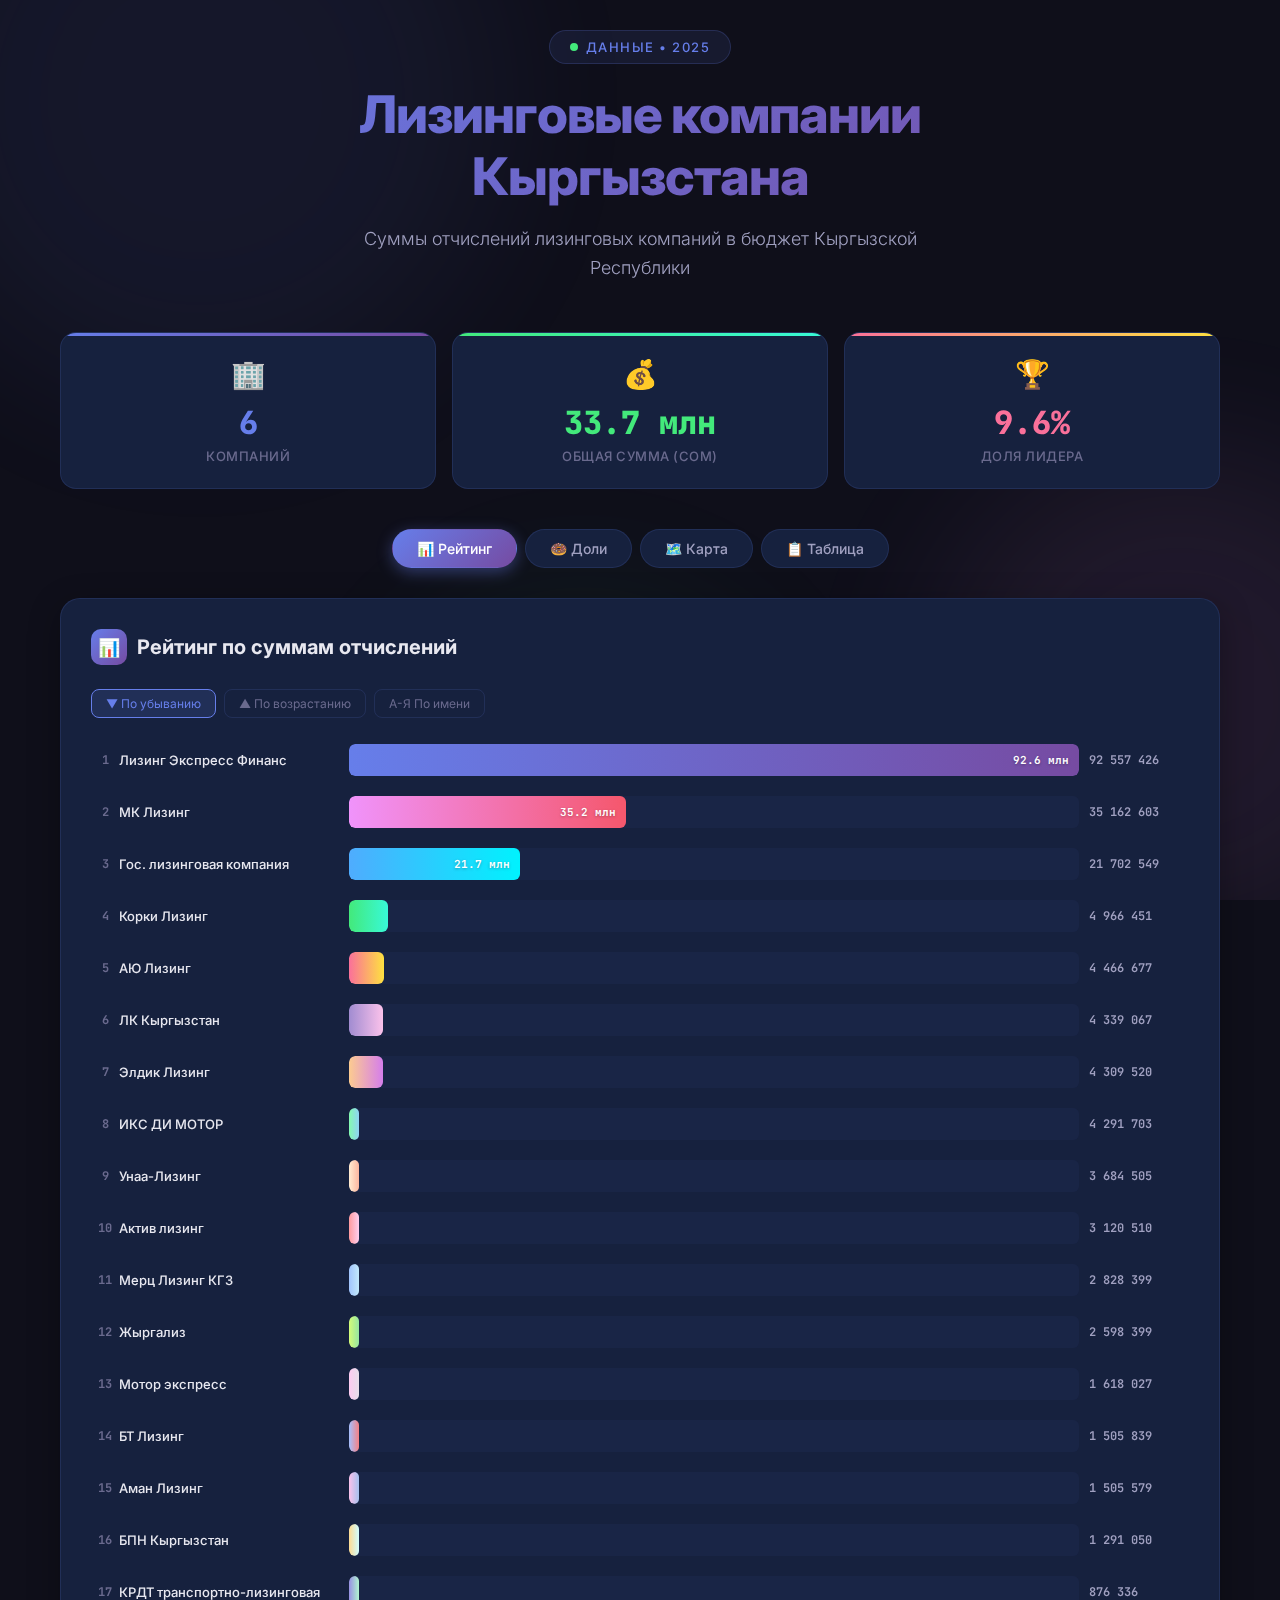
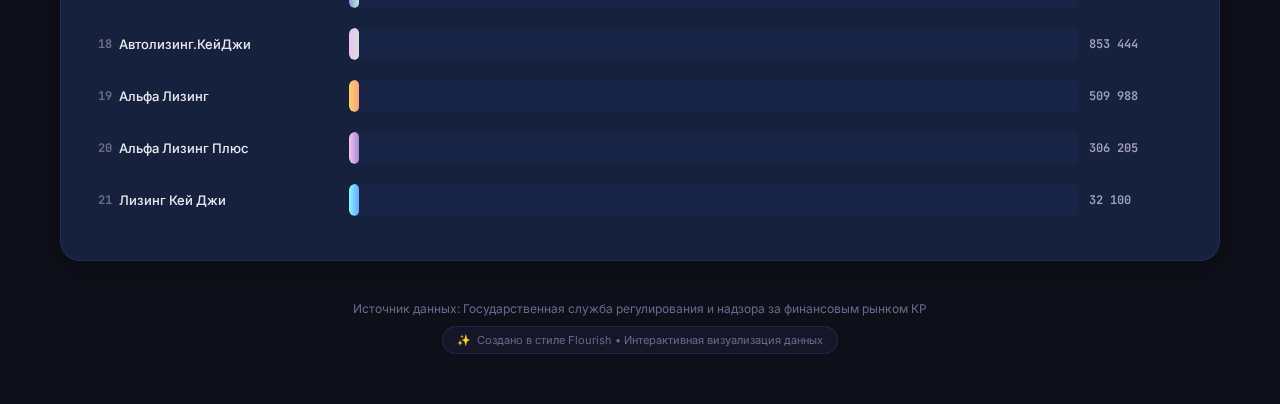
<file: leasing_infographic_flourish.html>
<!DOCTYPE html>
<html lang="ru">

<head>
    <meta charset="UTF-8">
    <meta name="viewport" content="width=device-width, initial-scale=1.0">
    <title>Лизинговые компании Кыргызстана — Суммы отчислений</title>
    <meta name="description"
        content="Интерактивная инфографика: суммы отчислений лизинговых компаний Кыргызстана в стиле Flourish">
    <link
        href="https://fonts.googleapis.com/css2?family=Inter:wght@300;400;500;600;700;800;900&family=JetBrains+Mono:wght@400;500&display=swap"
        rel="stylesheet">
    <style>
        :root {
            --bg-primary: #0f0f1a;
            --bg-secondary: #1a1a2e;
            --bg-card: #16213e;
            --bg-card-hover: #1a2744;
            --text-primary: #e8e8f0;
            --text-secondary: #a0a0c0;
            --text-muted: #6a6a8e;
            --accent-1: #667eea;
            --accent-2: #764ba2;
            --accent-3: #f093fb;
            --accent-4: #00d2ff;
            --accent-5: #43e97b;
            --gradient-1: linear-gradient(135deg, #667eea 0%, #764ba2 100%);
            --gradient-2: linear-gradient(135deg, #f093fb 0%, #f5576c 100%);
            --gradient-3: linear-gradient(135deg, #4facfe 0%, #00f2fe 100%);
            --gradient-4: linear-gradient(135deg, #43e97b 0%, #38f9d7 100%);
            --gradient-5: linear-gradient(135deg, #fa709a 0%, #fee140 100%);
            --gradient-6: linear-gradient(135deg, #a18cd1 0%, #fbc2eb 100%);
            --gradient-7: linear-gradient(135deg, #fccb90 0%, #d57eeb 100%);
            --border-color: rgba(102, 126, 234, 0.15);
            --shadow: 0 8px 32px rgba(0, 0, 0, 0.3);
            --shadow-glow: 0 0 40px rgba(102, 126, 234, 0.15);
        }

        * {
            margin: 0;
            padding: 0;
            box-sizing: border-box;
        }

        body {
            font-family: 'Inter', -apple-system, BlinkMacSystemFont, sans-serif;
            background: var(--bg-primary);
            color: var(--text-primary);
            min-height: 100vh;
            overflow-x: hidden;
        }

        /* Animated Background */
        .bg-animation {
            position: fixed;
            top: 0;
            left: 0;
            width: 100%;
            height: 100%;
            z-index: 0;
            overflow: hidden;
            pointer-events: none;
        }

        .bg-orb {
            position: absolute;
            border-radius: 50%;
            filter: blur(80px);
            opacity: 0.08;
            animation: float 20s infinite ease-in-out;
        }

        .bg-orb:nth-child(1) {
            width: 600px;
            height: 600px;
            background: var(--accent-1);
            top: -200px;
            left: -100px;
            animation-delay: 0s;
        }

        .bg-orb:nth-child(2) {
            width: 500px;
            height: 500px;
            background: var(--accent-3);
            top: 50%;
            right: -150px;
            animation-delay: -7s;
        }

        .bg-orb:nth-child(3) {
            width: 400px;
            height: 400px;
            background: var(--accent-5);
            bottom: -100px;
            left: 30%;
            animation-delay: -14s;
        }

        @keyframes float {

            0%,
            100% {
                transform: translate(0, 0) scale(1);
            }

            25% {
                transform: translate(50px, -30px) scale(1.1);
            }

            50% {
                transform: translate(-30px, 50px) scale(0.9);
            }

            75% {
                transform: translate(30px, 30px) scale(1.05);
            }
        }

        .container {
            position: relative;
            z-index: 1;
            max-width: 1200px;
            margin: 0 auto;
            padding: 30px 20px;
        }

        /* Header Section */
        .header {
            text-align: center;
            margin-bottom: 50px;
            animation: fadeInDown 1s ease-out;
        }

        .header-badge {
            display: inline-flex;
            align-items: center;
            gap: 8px;
            padding: 8px 20px;
            background: rgba(102, 126, 234, 0.1);
            border: 1px solid rgba(102, 126, 234, 0.2);
            border-radius: 50px;
            font-size: 13px;
            font-weight: 500;
            color: var(--accent-1);
            letter-spacing: 1.5px;
            text-transform: uppercase;
            margin-bottom: 20px;
        }

        .header-badge::before {
            content: '';
            width: 8px;
            height: 8px;
            background: var(--accent-5);
            border-radius: 50%;
            animation: pulse-dot 2s infinite;
        }

        @keyframes pulse-dot {

            0%,
            100% {
                opacity: 1;
                transform: scale(1);
            }

            50% {
                opacity: 0.5;
                transform: scale(1.5);
            }
        }

        h1 {
            font-size: clamp(28px, 5vw, 52px);
            font-weight: 800;
            background: var(--gradient-1);
            -webkit-background-clip: text;
            -webkit-text-fill-color: transparent;
            background-clip: text;
            line-height: 1.2;
            margin-bottom: 16px;
            letter-spacing: -1px;
        }

        .subtitle {
            font-size: clamp(14px, 2.5vw, 18px);
            color: var(--text-secondary);
            font-weight: 300;
            max-width: 600px;
            margin: 0 auto;
            line-height: 1.6;
        }

        /* Stats Cards Row */
        .stats-row {
            display: grid;
            grid-template-columns: repeat(auto-fit, minmax(220px, 1fr));
            gap: 16px;
            margin-bottom: 40px;
            animation: fadeInUp 1s ease-out 0.2s both;
        }

        .stat-card {
            background: var(--bg-card);
            border: 1px solid var(--border-color);
            border-radius: 16px;
            padding: 24px;
            text-align: center;
            transition: all 0.3s ease;
            position: relative;
            overflow: hidden;
        }

        .stat-card::before {
            content: '';
            position: absolute;
            top: 0;
            left: 0;
            width: 100%;
            height: 3px;
            border-radius: 16px 16px 0 0;
        }

        .stat-card:nth-child(1)::before {
            background: var(--gradient-1);
        }

        .stat-card:nth-child(2)::before {
            background: var(--gradient-4);
        }

        .stat-card:nth-child(3)::before {
            background: var(--gradient-5);
        }

        .stat-card:hover {
            transform: translateY(-4px);
            box-shadow: var(--shadow-glow);
            border-color: rgba(102, 126, 234, 0.3);
        }

        .stat-icon {
            font-size: 28px;
            margin-bottom: 10px;
        }

        .stat-value {
            font-size: clamp(22px, 3vw, 32px);
            font-weight: 800;
            font-family: 'JetBrains Mono', monospace;
            margin-bottom: 4px;
        }

        .stat-card:nth-child(1) .stat-value {
            color: var(--accent-1);
        }

        .stat-card:nth-child(2) .stat-value {
            color: var(--accent-5);
        }

        .stat-card:nth-child(3) .stat-value {
            color: #fa709a;
        }

        .stat-label {
            font-size: 13px;
            color: var(--text-muted);
            font-weight: 500;
            text-transform: uppercase;
            letter-spacing: 0.5px;
        }

        /* Tabs */
        .tabs-container {
            display: flex;
            justify-content: center;
            gap: 8px;
            margin-bottom: 30px;
            flex-wrap: wrap;
            animation: fadeInUp 1s ease-out 0.4s both;
        }

        .tab-btn {
            padding: 10px 24px;
            border: 1px solid var(--border-color);
            background: var(--bg-card);
            color: var(--text-secondary);
            border-radius: 50px;
            font-family: 'Inter', sans-serif;
            font-size: 14px;
            font-weight: 500;
            cursor: pointer;
            transition: all 0.3s ease;
        }

        .tab-btn:hover {
            border-color: var(--accent-1);
            color: var(--text-primary);
        }

        .tab-btn.active {
            background: var(--gradient-1);
            border-color: transparent;
            color: #fff;
            box-shadow: 0 4px 15px rgba(102, 126, 234, 0.4);
        }

        /* Chart Sections */
        .chart-section {
            display: none;
            animation: fadeInUp 0.6s ease-out;
        }

        .chart-section.active {
            display: block;
        }

        /* Bar Chart - Racing Style */
        .bar-chart-container {
            background: var(--bg-card);
            border: 1px solid var(--border-color);
            border-radius: 20px;
            padding: 30px;
            box-shadow: var(--shadow);
        }

        .chart-title {
            font-size: 20px;
            font-weight: 700;
            margin-bottom: 24px;
            display: flex;
            align-items: center;
            gap: 10px;
        }

        .chart-title-icon {
            width: 36px;
            height: 36px;
            border-radius: 10px;
            display: flex;
            align-items: center;
            justify-content: center;
            font-size: 18px;
        }

        .bar-row {
            display: flex;
            align-items: center;
            margin-bottom: 8px;
            padding: 6px 0;
            position: relative;
            cursor: pointer;
            transition: all 0.2s ease;
            border-radius: 8px;
        }

        .bar-row:hover {
            background: rgba(102, 126, 234, 0.05);
            padding-left: 8px;
        }

        .bar-rank {
            width: 28px;
            font-size: 12px;
            font-weight: 700;
            color: var(--text-muted);
            text-align: center;
            flex-shrink: 0;
            font-family: 'JetBrains Mono', monospace;
        }

        .bar-label {
            width: 230px;
            font-size: 13px;
            font-weight: 500;
            color: var(--text-primary);
            padding-right: 12px;
            flex-shrink: 0;
            white-space: nowrap;
            overflow: hidden;
            text-overflow: ellipsis;
        }

        .bar-track {
            flex: 1;
            height: 32px;
            background: rgba(102, 126, 234, 0.05);
            border-radius: 6px;
            position: relative;
            overflow: hidden;
        }

        .bar-fill {
            height: 100%;
            border-radius: 6px;
            position: relative;
            display: flex;
            align-items: center;
            justify-content: flex-end;
            padding-right: 10px;
            width: 0;
            transition: width 1.5s cubic-bezier(0.4, 0, 0.2, 1);
        }

        .bar-fill.animated {
            /* width set by JS */
        }

        .bar-value {
            font-size: 11px;
            font-weight: 600;
            color: #fff;
            font-family: 'JetBrains Mono', monospace;
            white-space: nowrap;
            text-shadow: 0 1px 3px rgba(0, 0, 0, 0.3);
        }

        .bar-value-outside {
            margin-left: 10px;
            font-size: 12px;
            font-weight: 600;
            color: var(--text-secondary);
            font-family: 'JetBrains Mono', monospace;
            white-space: nowrap;
            flex-shrink: 0;
            min-width: 100px;
        }

        /* Tooltip */
        .tooltip {
            position: fixed;
            background: var(--bg-secondary);
            border: 1px solid var(--border-color);
            border-radius: 12px;
            padding: 16px 20px;
            pointer-events: none;
            z-index: 1000;
            box-shadow: 0 20px 40px rgba(0, 0, 0, 0.5);
            opacity: 0;
            transition: opacity 0.2s ease;
            max-width: 320px;
        }

        .tooltip.visible {
            opacity: 1;
        }

        .tooltip-name {
            font-size: 14px;
            font-weight: 700;
            color: var(--text-primary);
            margin-bottom: 8px;
        }

        .tooltip-value {
            font-size: 20px;
            font-weight: 800;
            font-family: 'JetBrains Mono', monospace;
            background: var(--gradient-1);
            -webkit-background-clip: text;
            -webkit-text-fill-color: transparent;
            background-clip: text;
            margin-bottom: 4px;
        }

        .tooltip-percent {
            font-size: 12px;
            color: var(--text-muted);
        }

        /* Donut Chart */
        .donut-section {
            display: grid;
            grid-template-columns: 1fr 1fr;
            gap: 30px;
            align-items: start;
        }

        .donut-chart-wrap {
            background: var(--bg-card);
            border: 1px solid var(--border-color);
            border-radius: 20px;
            padding: 30px;
            display: flex;
            flex-direction: column;
            align-items: center;
        }

        .donut-svg-container {
            position: relative;
            width: 320px;
            height: 320px;
        }

        .donut-center-text {
            position: absolute;
            top: 50%;
            left: 50%;
            transform: translate(-50%, -50%);
            text-align: center;
        }

        .donut-center-value {
            font-size: 18px;
            font-weight: 800;
            font-family: 'JetBrains Mono', monospace;
            color: var(--text-primary);
        }

        .donut-center-label {
            font-size: 11px;
            color: var(--text-muted);
            margin-top: 4px;
        }

        /* Legend */
        .legend-container {
            background: var(--bg-card);
            border: 1px solid var(--border-color);
            border-radius: 20px;
            padding: 24px;
            max-height: 500px;
            overflow-y: auto;
        }

        .legend-container::-webkit-scrollbar {
            width: 4px;
        }

        .legend-container::-webkit-scrollbar-thumb {
            background: var(--accent-1);
            border-radius: 4px;
        }

        .legend-title {
            font-size: 16px;
            font-weight: 700;
            margin-bottom: 16px;
            color: var(--text-primary);
        }

        .legend-item {
            display: flex;
            align-items: center;
            gap: 10px;
            padding: 8px 10px;
            border-radius: 8px;
            transition: all 0.2s ease;
            cursor: pointer;
            margin-bottom: 2px;
        }

        .legend-item:hover {
            background: rgba(102, 126, 234, 0.08);
        }

        .legend-color {
            width: 12px;
            height: 12px;
            border-radius: 4px;
            flex-shrink: 0;
        }

        .legend-name {
            flex: 1;
            font-size: 12px;
            font-weight: 500;
            color: var(--text-primary);
            white-space: nowrap;
            overflow: hidden;
            text-overflow: ellipsis;
        }

        .legend-value {
            font-size: 11px;
            font-weight: 600;
            color: var(--text-secondary);
            font-family: 'JetBrains Mono', monospace;
        }

        .legend-pct {
            font-size: 11px;
            font-weight: 600;
            color: var(--accent-1);
            font-family: 'JetBrains Mono', monospace;
            min-width: 45px;
            text-align: right;
        }

        /* Table Section */
        .table-container {
            background: var(--bg-card);
            border: 1px solid var(--border-color);
            border-radius: 20px;
            padding: 30px;
            overflow-x: auto;
        }

        .data-table {
            width: 100%;
            border-collapse: separate;
            border-spacing: 0;
        }

        .data-table thead th {
            background: rgba(102, 126, 234, 0.1);
            padding: 14px 16px;
            text-align: left;
            font-size: 12px;
            font-weight: 600;
            color: var(--accent-1);
            text-transform: uppercase;
            letter-spacing: 0.5px;
            border-bottom: 1px solid var(--border-color);
        }

        .data-table thead th:first-child {
            border-radius: 10px 0 0 0;
        }

        .data-table thead th:last-child {
            border-radius: 0 10px 0 0;
        }

        .data-table tbody td {
            padding: 12px 16px;
            font-size: 13px;
            border-bottom: 1px solid rgba(102, 126, 234, 0.06);
            transition: all 0.2s ease;
        }

        .data-table tbody tr:hover td {
            background: rgba(102, 126, 234, 0.04);
        }

        .data-table tbody tr:last-child td {
            border-bottom: none;
        }

        .td-rank {
            font-weight: 700;
            color: var(--text-muted);
            font-family: 'JetBrains Mono', monospace;
            width: 40px;
        }

        .td-name {
            font-weight: 500;
        }

        .td-value {
            font-weight: 700;
            font-family: 'JetBrains Mono', monospace;
            color: var(--accent-4);
        }

        .td-percent {
            font-weight: 600;
            font-family: 'JetBrains Mono', monospace;
        }

        .td-bar {
            width: 200px;
        }

        .mini-bar {
            height: 6px;
            border-radius: 3px;
            background: rgba(102, 126, 234, 0.1);
            overflow: hidden;
        }

        .mini-bar-fill {
            height: 100%;
            border-radius: 3px;
            transition: width 1.5s cubic-bezier(0.4, 0, 0.2, 1);
        }

        /* Treemap Section */
        .treemap-container {
            background: var(--bg-card);
            border: 1px solid var(--border-color);
            border-radius: 20px;
            padding: 30px;
        }

        .treemap {
            display: grid;
            gap: 4px;
            min-height: 450px;
        }

        .treemap-cell {
            border-radius: 8px;
            padding: 10px;
            display: flex;
            flex-direction: column;
            justify-content: center;
            align-items: center;
            text-align: center;
            cursor: pointer;
            transition: all 0.3s ease;
            position: relative;
            overflow: hidden;
        }

        .treemap-cell:hover {
            transform: scale(1.02);
            z-index: 2;
            box-shadow: 0 8px 32px rgba(0, 0, 0, 0.4);
        }

        .treemap-cell-name {
            font-size: 11px;
            font-weight: 600;
            color: rgba(255, 255, 255, 0.9);
            line-height: 1.3;
            word-break: break-word;
        }

        .treemap-cell-value {
            font-size: 10px;
            font-weight: 700;
            color: rgba(255, 255, 255, 0.7);
            font-family: 'JetBrains Mono', monospace;
            margin-top: 4px;
        }

        /* Footer */
        .footer {
            text-align: center;
            padding: 40px 0 20px;
            color: var(--text-muted);
            font-size: 12px;
            animation: fadeInUp 1s ease-out 0.6s both;
        }

        .footer a {
            color: var(--accent-1);
            text-decoration: none;
        }

        .flourish-credit {
            display: inline-flex;
            align-items: center;
            gap: 6px;
            padding: 6px 14px;
            background: rgba(102, 126, 234, 0.08);
            border: 1px solid rgba(102, 126, 234, 0.15);
            border-radius: 50px;
            font-size: 11px;
            margin-top: 10px;
            color: var(--text-muted);
        }

        /* Animations */
        @keyframes fadeInDown {
            from {
                opacity: 0;
                transform: translateY(-30px);
            }

            to {
                opacity: 1;
                transform: translateY(0);
            }
        }

        @keyframes fadeInUp {
            from {
                opacity: 0;
                transform: translateY(30px);
            }

            to {
                opacity: 1;
                transform: translateY(0);
            }
        }

        @keyframes slideInRight {
            from {
                opacity: 0;
                transform: translateX(-30px);
            }

            to {
                opacity: 1;
                transform: translateX(0);
            }
        }

        /* Counter Animation */
        .counter-animate {
            display: inline-block;
        }

        /* Responsive Design */
        @media (max-width: 900px) {
            .donut-section {
                grid-template-columns: 1fr;
            }

            .bar-label {
                width: 150px;
                font-size: 11px;
            }

            .bar-value-outside {
                min-width: 80px;
                font-size: 11px;
            }
        }

        @media (max-width: 600px) {
            .container {
                padding: 16px 12px;
            }

            .bar-chart-container {
                padding: 16px;
            }

            .bar-label {
                width: 100px;
                font-size: 10px;
            }

            .bar-track {
                height: 24px;
            }

            .bar-value {
                font-size: 9px;
            }

            .bar-value-outside {
                font-size: 10px;
                min-width: 70px;
            }

            .donut-svg-container {
                width: 260px;
                height: 260px;
            }

            .stats-row {
                grid-template-columns: 1fr;
            }

            .tabs-container {
                gap: 4px;
            }

            .tab-btn {
                padding: 8px 14px;
                font-size: 12px;
            }

            .td-bar {
                display: none;
            }
        }

        /* Scrollbar */
        ::-webkit-scrollbar {
            width: 6px;
        }

        ::-webkit-scrollbar-track {
            background: var(--bg-primary);
        }

        ::-webkit-scrollbar-thumb {
            background: var(--accent-1);
            border-radius: 3px;
        }

        /* Sort Controls */
        .sort-controls {
            display: flex;
            gap: 8px;
            margin-bottom: 20px;
            flex-wrap: wrap;
        }

        .sort-btn {
            padding: 6px 14px;
            border: 1px solid var(--border-color);
            background: transparent;
            color: var(--text-muted);
            border-radius: 8px;
            font-family: 'Inter', sans-serif;
            font-size: 12px;
            cursor: pointer;
            transition: all 0.2s ease;
        }

        .sort-btn.active {
            background: rgba(102, 126, 234, 0.15);
            border-color: var(--accent-1);
            color: var(--accent-1);
        }

        .sort-btn:hover {
            border-color: var(--accent-1);
        }

        /* Search */
        .search-box {
            width: 100%;
            padding: 10px 16px 10px 42px;
            background: rgba(102, 126, 234, 0.05);
            border: 1px solid var(--border-color);
            border-radius: 12px;
            color: var(--text-primary);
            font-family: 'Inter', sans-serif;
            font-size: 14px;
            outline: none;
            transition: all 0.3s ease;
            margin-bottom: 20px;
        }

        .search-box:focus {
            border-color: var(--accent-1);
            box-shadow: 0 0 0 3px rgba(102, 126, 234, 0.1);
        }

        .search-wrapper {
            position: relative;
        }

        .search-icon {
            position: absolute;
            left: 14px;
            top: 50%;
            transform: translateY(-50%);
            color: var(--text-muted);
            font-size: 16px;
            margin-top: -10px;
        }
    </style>
</head>

<body>

    <div class="bg-animation">
        <div class="bg-orb"></div>
        <div class="bg-orb"></div>
        <div class="bg-orb"></div>
    </div>

    <div class="tooltip" id="tooltip">
        <div class="tooltip-name" id="tooltip-name"></div>
        <div class="tooltip-value" id="tooltip-value"></div>
        <div class="tooltip-percent" id="tooltip-percent"></div>
    </div>

    <div class="container">

        <!-- Header -->
        <div class="header">
            <div class="header-badge">Данные • 2025</div>
            <h1>Лизинговые компании<br>Кыргызстана</h1>
            <p class="subtitle">Суммы отчислений лизинговых компаний в бюджет Кыргызской Республики</p>
        </div>

        <!-- Stats Cards -->
        <div class="stats-row">
            <div class="stat-card">
                <div class="stat-icon">🏢</div>
                <div class="stat-value counter-animate" data-target="21">0</div>
                <div class="stat-label">Компаний</div>
            </div>
            <div class="stat-card">
                <div class="stat-icon">💰</div>
                <div class="stat-value" id="total-sum-stat">0</div>
                <div class="stat-label">Общая сумма (сом)</div>
            </div>
            <div class="stat-card">
                <div class="stat-icon">🏆</div>
                <div class="stat-value" id="top-company-pct">0%</div>
                <div class="stat-label">Доля лидера</div>
            </div>
        </div>

        <!-- Tabs -->
        <div class="tabs-container">
            <button class="tab-btn active" onclick="switchTab('bar')" id="tab-bar">📊 Рейтинг</button>
            <button class="tab-btn" onclick="switchTab('donut')" id="tab-donut">🍩 Доли</button>
            <button class="tab-btn" onclick="switchTab('treemap')" id="tab-treemap">🗺️ Карта</button>
            <button class="tab-btn" onclick="switchTab('table')" id="tab-table">📋 Таблица</button>
        </div>

        <!-- Bar Chart Section -->
        <div class="chart-section active" id="section-bar">
            <div class="bar-chart-container">
                <div class="chart-title">
                    <div class="chart-title-icon" style="background: var(--gradient-1);">📊</div>
                    Рейтинг по суммам отчислений
                </div>
                <div class="sort-controls">
                    <button class="sort-btn active" onclick="sortBars('desc')" id="sort-desc">▼ По убыванию</button>
                    <button class="sort-btn" onclick="sortBars('asc')" id="sort-asc">▲ По возрастанию</button>
                    <button class="sort-btn" onclick="sortBars('alpha')" id="sort-alpha">А-Я По имени</button>
                </div>
                <div id="bar-chart"></div>
            </div>
        </div>

        <!-- Donut Chart Section -->
        <div class="chart-section" id="section-donut">
            <div class="donut-section">
                <div class="donut-chart-wrap">
                    <div class="chart-title">
                        <div class="chart-title-icon" style="background: var(--gradient-2);">🍩</div>
                        Доли компаний
                    </div>
                    <div class="donut-svg-container">
                        <svg id="donut-svg" viewBox="0 0 320 320"></svg>
                        <div class="donut-center-text">
                            <div class="donut-center-value" id="donut-center-value">100%</div>
                            <div class="donut-center-label">от общей суммы</div>
                        </div>
                    </div>
                </div>
                <div class="legend-container">
                    <div class="legend-title">Компании</div>
                    <div id="legend-list"></div>
                </div>
            </div>
        </div>

        <!-- Treemap Section -->
        <div class="chart-section" id="section-treemap">
            <div class="treemap-container">
                <div class="chart-title">
                    <div class="chart-title-icon" style="background: var(--gradient-4);">🗺️</div>
                    Карта отчислений (Treemap)
                </div>
                <div class="treemap" id="treemap"></div>
            </div>
        </div>

        <!-- Table Section -->
        <div class="chart-section" id="section-table">
            <div class="table-container">
                <div class="chart-title">
                    <div class="chart-title-icon" style="background: var(--gradient-3);">📋</div>
                    Детальная таблица
                </div>
                <div class="search-wrapper">
                    <span class="search-icon">🔍</span>
                    <input type="text" class="search-box" id="table-search" placeholder="Поиск по названию компании..."
                        oninput="filterTable()">
                </div>
                <table class="data-table" id="data-table">
                    <thead>
                        <tr>
                            <th>№</th>
                            <th>Компания</th>
                            <th>Сумма (сом)</th>
                            <th>Доля %</th>
                            <th>Визуализация</th>
                        </tr>
                    </thead>
                    <tbody id="table-body"></tbody>
                </table>
            </div>
        </div>

        <!-- Footer -->
        <div class="footer">
            <p>Источник данных: Государственная служба регулирования и надзора за финансовым рынком КР</p>
            <div class="flourish-credit">
                <span>✨</span> Создано в стиле Flourish • Интерактивная визуализация данных
            </div>
        </div>

    </div>

    <script>
        // =========== DATA ===========
        const rawData = [
            { name: 'Лизинг Экспресс Финанс', fullName: 'ОсОО «Лизинг Экспресс Финанс»', value: 92557426.11 },
            { name: 'МК Лизинг', fullName: 'ОсОО «МК Лизинг» («МикроЛизинг»)', value: 35162603.04 },
            { name: 'Гос. лизинговая компания', fullName: 'ОАО «Государственная лизинговая компания»', value: 21702549.38 },
            { name: 'Корки Лизинг', fullName: 'ОсОО «Корки Лизинг»', value: 4966451.38 },
            { name: 'АЮ Лизинг', fullName: 'ОсОО «АЮ Лизинг»', value: 4466677 },
            { name: 'ЛК Кыргызстан', fullName: 'ЗАО «Лизинговая Компания Кыргызстан»', value: 4339066.59 },
            { name: 'Элдик Лизинг', fullName: 'ОсОО «Элдик Лизинг»', value: 4309519.76 },
            { name: 'ИКС ДИ МОТОР', fullName: 'ОсОО «ИКС ДИ МОТОР»', value: 4291703.33 },
            { name: 'Унаа-Лизинг', fullName: 'ОсОО «Унаа-Лизинг»', value: 3684504.94 },
            { name: 'Актив лизинг', fullName: 'ОсОО «Актив лизинг»', value: 3120510 },
            { name: 'Мерц Лизинг КГЗ', fullName: 'ОсОО «Мерц Лизинг КГЗ»', value: 2828399.14 },
            { name: 'Жыргализ', fullName: 'ОсОО «Жыргализ»', value: 2598399.34 },
            { name: 'Мотор экспресс', fullName: 'ОсОО «Мотор экспресс»', value: 1618027.11 },
            { name: 'БТ Лизинг', fullName: 'ОсОО «БТ Лизинг»', value: 1505839.37 },
            { name: 'Аман Лизинг', fullName: 'ОсОО «Аман Лизинг»', value: 1505579 },
            { name: 'БПН Кыргызстан', fullName: 'ОсОО «БПН Кыргызстан»', value: 1291049.65 },
            { name: 'КРДТ транспортно-лизинговая', fullName: 'ОсОО «КРДТ компания транспортно-лизинговых услуг»', value: 876336.03 },
            { name: 'Автолизинг.КейДжи', fullName: 'ОсОО «Автолизинг.КейДжи»', value: 853443.96 },
            { name: 'Альфа Лизинг', fullName: 'ОсОО «Альфа Лизинг»', value: 509988 },
            { name: 'Альфа Лизинг Плюс', fullName: 'ОсОО «Альфа Лизинг Плюс»', value: 306204.78 },
            { name: 'Лизинг Кей Джи', fullName: 'ОсОО «Лизинг Кей Джи»', value: 32100 },
        ];

        const totalSum = rawData.reduce((s, d) => s + d.value, 0);
        const maxVal = Math.max(...rawData.map(d => d.value));

        // Colors palette (Flourish-inspired)
        const colors = [
            '#667eea', '#764ba2', '#f093fb', '#f5576c', '#4facfe',
            '#00f2fe', '#43e97b', '#38f9d7', '#fa709a', '#fee140',
            '#a18cd1', '#fbc2eb', '#fccb90', '#d57eeb', '#84fab0',
            '#8fd3f4', '#ffecd2', '#fcb69f', '#ff9a9e', '#a1c4fd',
            '#c2e9fb'
        ];

        const gradients = [
            ['#667eea', '#764ba2'], ['#f093fb', '#f5576c'], ['#4facfe', '#00f2fe'],
            ['#43e97b', '#38f9d7'], ['#fa709a', '#fee140'], ['#a18cd1', '#fbc2eb'],
            ['#fccb90', '#d57eeb'], ['#84fab0', '#8fd3f4'], ['#ffecd2', '#fcb69f'],
            ['#ff9a9e', '#fecfef'], ['#a1c4fd', '#c2e9fb'], ['#d4fc79', '#96e6a1'],
            ['#fdcbf1', '#e6dee9'], ['#a6c0fe', '#f68084'], ['#fbc2eb', '#a6c1ee'],
            ['#fddb92', '#d1fdff'], ['#9890e3', '#b1f4cf'], ['#ebc0fd', '#d9ded8'],
            ['#f6d365', '#fda085'], ['#fbc2eb', '#a18cd1'], ['#89f7fe', '#66a6ff']
        ];

        // =========== FORMAT HELPERS ===========
        function formatNumber(n) {
            return new Intl.NumberFormat('ru-RU', { maximumFractionDigits: 0 }).format(n);
        }

        function formatCompact(n) {
            if (n >= 1e6) return (n / 1e6).toFixed(1) + ' млн';
            if (n >= 1e3) return (n / 1e3).toFixed(0) + ' тыс';
            return n.toFixed(0);
        }

        function pct(v) {
            return ((v / totalSum) * 100).toFixed(1);
        }

        // =========== TABS ===========
        function switchTab(tab) {
            document.querySelectorAll('.chart-section').forEach(s => s.classList.remove('active'));
            document.querySelectorAll('.tab-btn').forEach(b => b.classList.remove('active'));
            document.getElementById('section-' + tab).classList.add('active');
            document.getElementById('tab-' + tab).classList.add('active');

            if (tab === 'bar') animateBars();
            if (tab === 'donut') animateDonut();
            if (tab === 'treemap') buildTreemap();
            if (tab === 'table') animateTableBars();
        }

        // =========== TOOLTIP ===========
        const tooltip = document.getElementById('tooltip');
        const tooltipName = document.getElementById('tooltip-name');
        const tooltipValue = document.getElementById('tooltip-value');
        const tooltipPercent = document.getElementById('tooltip-percent');

        function showTooltip(e, item) {
            tooltipName.textContent = item.fullName;
            tooltipValue.textContent = formatNumber(item.value) + ' сом';
            tooltipPercent.textContent = pct(item.value) + '% от общей суммы';
            tooltip.classList.add('visible');

            let x = e.clientX + 15;
            let y = e.clientY - 10;
            const rect = tooltip.getBoundingClientRect();
            if (x + 320 > window.innerWidth) x = e.clientX - 330;
            if (y + rect.height > window.innerHeight) y = window.innerHeight - rect.height - 10;

            tooltip.style.left = x + 'px';
            tooltip.style.top = y + 'px';
        }

        function hideTooltip() {
            tooltip.classList.remove('visible');
        }

        // =========== BAR CHART ===========
        let currentSort = 'desc';
        let sortedData = [...rawData];

        function sortBars(type) {
            currentSort = type;
            document.querySelectorAll('.sort-btn').forEach(b => b.classList.remove('active'));
            document.getElementById('sort-' + type).classList.add('active');

            if (type === 'desc') sortedData = [...rawData].sort((a, b) => b.value - a.value);
            else if (type === 'asc') sortedData = [...rawData].sort((a, b) => a.value - b.value);
            else sortedData = [...rawData].sort((a, b) => a.name.localeCompare(b.name, 'ru'));

            renderBars();
            setTimeout(animateBars, 50);
        }

        function renderBars() {
            const container = document.getElementById('bar-chart');
            container.innerHTML = sortedData.map((item, i) => {
                const origIdx = rawData.indexOf(item);
                const [c1, c2] = gradients[origIdx % gradients.length];
                const w = (item.value / maxVal * 100).toFixed(1);
                return `
                <div class="bar-row" data-index="${origIdx}"
                     onmouseenter="showTooltip(event, rawData[${origIdx}])"
                     onmousemove="showTooltip(event, rawData[${origIdx}])"
                     onmouseleave="hideTooltip()">
                    <div class="bar-rank">${i + 1}</div>
                    <div class="bar-label" title="${item.fullName}">${item.name}</div>
                    <div class="bar-track">
                        <div class="bar-fill" data-width="${w}" style="background: linear-gradient(90deg, ${c1}, ${c2});">
                            <span class="bar-value">${w > 15 ? formatCompact(item.value) : ''}</span>
                        </div>
                    </div>
                    <div class="bar-value-outside">${formatNumber(item.value)}</div>
                </div>
            `;
            }).join('');
        }

        function animateBars() {
            const fills = document.querySelectorAll('#bar-chart .bar-fill');
            fills.forEach((fill, i) => {
                fill.style.width = '0%';
                setTimeout(() => {
                    fill.style.width = fill.dataset.width + '%';
                }, i * 50);
            });
        }

        // =========== DONUT CHART ===========
        function buildDonut() {
            const svg = document.getElementById('donut-svg');
            const cx = 160, cy = 160, r = 130, innerR = 80;
            let startAngle = -Math.PI / 2;
            svg.innerHTML = '';

            // Top 7 + Others
            const top = rawData.slice(0, 7);
            const othersVal = rawData.slice(7).reduce((s, d) => s + d.value, 0);
            const donutData = [...top, { name: 'Другие (14)', fullName: 'Другие компании (14)', value: othersVal }];

            donutData.forEach((item, i) => {
                const angle = (item.value / totalSum) * Math.PI * 2;
                const endAngle = startAngle + angle;

                const x1 = cx + r * Math.cos(startAngle);
                const y1 = cy + r * Math.sin(startAngle);
                const x2 = cx + r * Math.cos(endAngle);
                const y2 = cy + r * Math.sin(endAngle);
                const x3 = cx + innerR * Math.cos(endAngle);
                const y3 = cy + innerR * Math.sin(endAngle);
                const x4 = cx + innerR * Math.cos(startAngle);
                const y4 = cy + innerR * Math.sin(startAngle);

                const largeArc = angle > Math.PI ? 1 : 0;

                const path = document.createElementNS('http://www.w3.org/2000/svg', 'path');
                const d = `M ${x1} ${y1} A ${r} ${r} 0 ${largeArc} 1 ${x2} ${y2} L ${x3} ${y3} A ${innerR} ${innerR} 0 ${largeArc} 0 ${x4} ${y4} Z`;
                path.setAttribute('d', d);
                path.setAttribute('fill', colors[i % colors.length]);
                path.setAttribute('stroke', '#0f0f1a');
                path.setAttribute('stroke-width', '2');
                path.style.cursor = 'pointer';
                path.style.transition = 'all 0.3s ease';
                path.style.opacity = '0';

                // Animate in
                setTimeout(() => {
                    path.style.opacity = '1';
                }, i * 100);

                path.addEventListener('mouseenter', function (e) {
                    this.style.transform = `scale(1.05)`;
                    this.style.transformOrigin = `${cx}px ${cy}px`;
                    showTooltip(e, item);
                    document.getElementById('donut-center-value').textContent = pct(item.value) + '%';
                });
                path.addEventListener('mousemove', function (e) {
                    showTooltip(e, item);
                });
                path.addEventListener('mouseleave', function () {
                    this.style.transform = '';
                    hideTooltip();
                    document.getElementById('donut-center-value').textContent = '100%';
                });

                svg.appendChild(path);
                startAngle = endAngle;
            });
        }

        function animateDonut() {
            buildDonut();
        }

        function buildLegend() {
            const list = document.getElementById('legend-list');
            list.innerHTML = rawData.map((item, i) => `
            <div class="legend-item" 
                 onmouseenter="showTooltip(event, rawData[${i}])" 
                 onmousemove="showTooltip(event, rawData[${i}])" 
                 onmouseleave="hideTooltip()">
                <div class="legend-color" style="background: ${colors[i % colors.length]};"></div>
                <div class="legend-name" title="${item.fullName}">${item.name}</div>
                <div class="legend-value">${formatCompact(item.value)}</div>
                <div class="legend-pct">${pct(item.value)}%</div>
            </div>
        `).join('');
        }

        // =========== TREEMAP ===========
        function buildTreemap() {
            const container = document.getElementById('treemap');

            // Simple treemap layout: grid-based proportional areas
            const sorted = [...rawData].sort((a, b) => b.value - a.value);

            // Use CSS grid with different spans based on value
            let html = '';

            // Large items (top 3) get bigger cells
            sorted.forEach((item, i) => {
                const origIdx = rawData.indexOf(item);
                const [c1, c2] = gradients[origIdx % gradients.length];
                const pctVal = pct(item.value);
                const fontSize = i < 3 ? '13px' : (i < 7 ? '11px' : '10px');
                const valueFontSize = i < 3 ? '12px' : '9px';

                html += `
                <div class="treemap-cell" 
                     style="background: linear-gradient(135deg, ${c1}, ${c2}); grid-column: span ${i < 1 ? 4 : (i < 3 ? 2 : 1)}; grid-row: span ${i < 1 ? 2 : 1};"
                     onmouseenter="showTooltip(event, rawData[${origIdx}])"
                     onmousemove="showTooltip(event, rawData[${origIdx}])"
                     onmouseleave="hideTooltip()">
                    <div class="treemap-cell-name" style="font-size: ${fontSize};">${item.name}</div>
                    <div class="treemap-cell-value" style="font-size: ${valueFontSize};">${pctVal}%</div>
                </div>
            `;
            });

            container.style.gridTemplateColumns = 'repeat(6, 1fr)';
            container.style.gridAutoRows = '80px';
            container.innerHTML = html;
        }

        // =========== TABLE ===========
        function buildTable() {
            const tbody = document.getElementById('table-body');
            tbody.innerHTML = rawData.map((item, i) => {
                const origIdx = i;
                const [c1, c2] = gradients[origIdx % gradients.length];
                const w = (item.value / maxVal * 100).toFixed(1);
                const pctColor = parseFloat(pct(item.value)) > 10 ? 'var(--accent-5)' : (parseFloat(pct(item.value)) > 2 ? 'var(--accent-4)' : 'var(--text-muted)');

                return `
                <tr data-name="${item.name.toLowerCase()}" data-fullname="${item.fullName.toLowerCase()}">
                    <td class="td-rank">${i + 1}</td>
                    <td class="td-name" title="${item.fullName}">${item.fullName}</td>
                    <td class="td-value">${formatNumber(item.value)}</td>
                    <td class="td-percent" style="color: ${pctColor};">${pct(item.value)}%</td>
                    <td class="td-bar">
                        <div class="mini-bar">
                            <div class="mini-bar-fill" data-width="${w}" style="background: linear-gradient(90deg, ${c1}, ${c2}); width: 0%;"></div>
                        </div>
                    </td>
                </tr>
            `;
            }).join('');
        }

        function animateTableBars() {
            const fills = document.querySelectorAll('.mini-bar-fill');
            fills.forEach((fill, i) => {
                setTimeout(() => {
                    fill.style.width = fill.dataset.width + '%';
                }, i * 40);
            });
        }

        function filterTable() {
            const query = document.getElementById('table-search').value.toLowerCase();
            const rows = document.querySelectorAll('#table-body tr');
            rows.forEach(row => {
                const name = row.dataset.name + ' ' + row.dataset.fullname;
                row.style.display = name.includes(query) ? '' : 'none';
            });
        }

        // =========== COUNTER ANIMATION ===========
        function animateCounters() {
            // Companies count
            const counterEl = document.querySelector('.counter-animate');
            const target = parseInt(counterEl.dataset.target);
            let current = 0;
            const step = Math.ceil(target / 30);
            const interval = setInterval(() => {
                current += step;
                if (current >= target) {
                    current = target;
                    clearInterval(interval);
                }
                counterEl.textContent = current;
            }, 50);

            // Total sum
            const totalEl = document.getElementById('total-sum-stat');
            let currentSum = 0;
            const sumStep = totalSum / 40;
            const sumInterval = setInterval(() => {
                currentSum += sumStep;
                if (currentSum >= totalSum) {
                    currentSum = totalSum;
                    clearInterval(sumInterval);
                }
                totalEl.textContent = formatCompact(currentSum);
            }, 40);

            // Top company %
            const topPct = (rawData[0].value / totalSum * 100);
            const topEl = document.getElementById('top-company-pct');
            let currentPct = 0;
            const pctStep = topPct / 30;
            const pctInterval = setInterval(() => {
                currentPct += pctStep;
                if (currentPct >= topPct) {
                    currentPct = topPct;
                    clearInterval(pctInterval);
                }
                topEl.textContent = currentPct.toFixed(1) + '%';
            }, 50);
        }

        // =========== INIT ===========
        document.addEventListener('DOMContentLoaded', () => {
            sortedData = [...rawData].sort((a, b) => b.value - a.value);
            renderBars();
            buildLegend();
            buildTable();

            setTimeout(() => {
                animateCounters();
                animateBars();
            }, 500);
        });

        // =========== INTERSECTION OBSERVER ===========
        const observer = new IntersectionObserver((entries) => {
            entries.forEach(entry => {
                if (entry.isIntersecting) {
                    entry.target.style.animationPlayState = 'running';
                }
            });
        }, { threshold: 0.1 });

        document.querySelectorAll('.bar-row, .stat-card').forEach(el => {
            observer.observe(el);
        });
    </script>

</body>

</html>
</file>
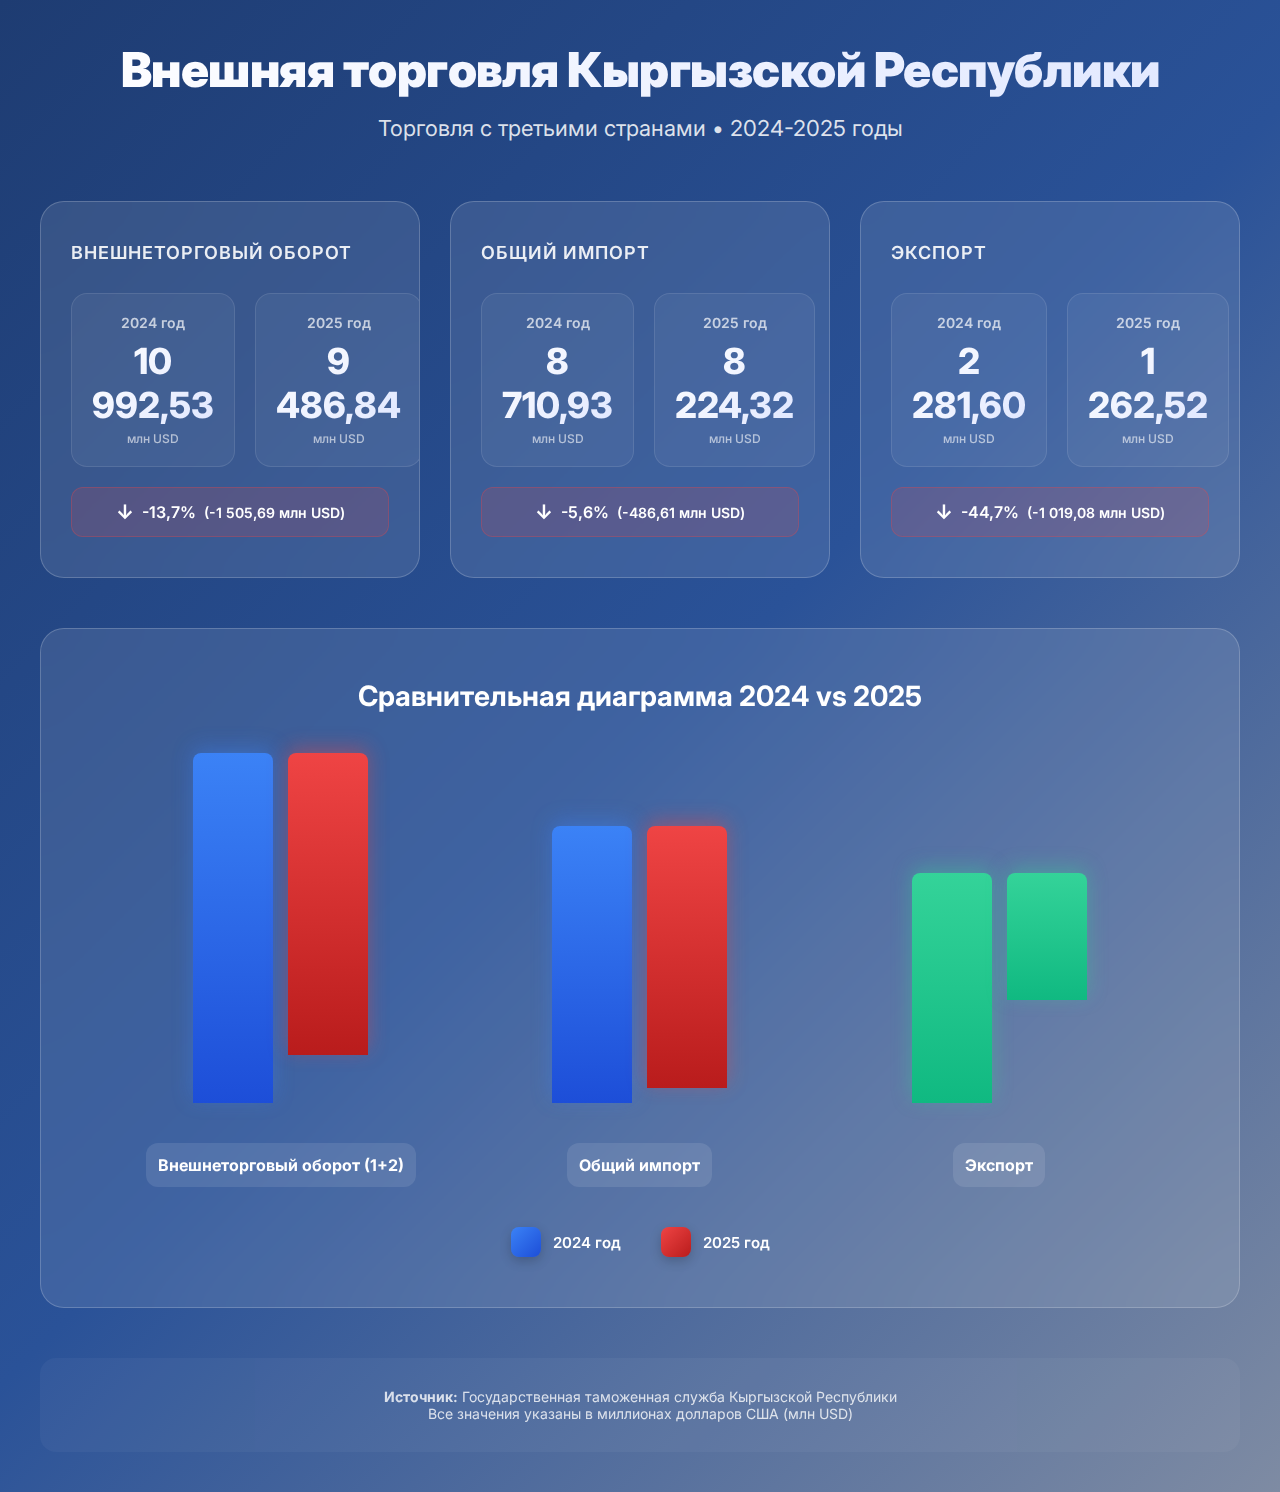
<file: trade_infographic.html>
<!DOCTYPE html>
<html lang="ru">

<head>
    <meta charset="UTF-8">
    <meta name="viewport" content="width=device-width, initial-scale=1.0">
    <title>Внешняя торговля Кыргызстана 2024-2025</title>
    <meta name="description"
        content="Инфографика внешней торговли Кыргызской Республики с третьими странами за 2024-2025 годы">
    <link href="https://fonts.googleapis.com/css2?family=Inter:wght@300;400;500;600;700;800;900&display=swap"
        rel="stylesheet">
    <style>
        * {
            margin: 0;
            padding: 0;
            box-sizing: border-box;
        }

        body {
            font-family: 'Inter', -apple-system, BlinkMacSystemFont, sans-serif;
            background: linear-gradient(135deg, #1e3c72 0%, #2a5298 50%, #7e8ba3 100%);
            min-height: 100vh;
            padding: 40px 20px;
            color: #fff;
        }

        .container {
            max-width: 1200px;
            margin: 0 auto;
        }

        .header {
            text-align: center;
            margin-bottom: 60px;
            animation: fadeInDown 1s ease-out;
        }

        .header h1 {
            font-size: clamp(28px, 6vw, 48px);
            font-weight: 900;
            margin-bottom: 16px;
            background: linear-gradient(135deg, #fff 0%, #e0e7ff 100%);
            -webkit-background-clip: text;
            -webkit-text-fill-color: transparent;
            background-clip: text;
            letter-spacing: -0.5px;
        }

        .header .subtitle {
            font-size: clamp(16px, 3vw, 22px);
            color: rgba(255, 255, 255, 0.85);
            font-weight: 400;
        }

        .main-stats {
            display: grid;
            grid-template-columns: repeat(auto-fit, minmax(320px, 1fr));
            gap: 30px;
            margin-bottom: 50px;
        }

        .stat-category {
            background: rgba(255, 255, 255, 0.1);
            backdrop-filter: blur(20px);
            border: 1px solid rgba(255, 255, 255, 0.2);
            border-radius: 24px;
            padding: 40px 30px;
            position: relative;
            overflow: hidden;
            animation: fadeInUp 1s ease-out;
            transition: all 0.4s cubic-bezier(0.4, 0, 0.2, 1);
        }

        .stat-category:hover {
            transform: translateY(-10px);
            box-shadow: 0 20px 60px rgba(0, 0, 0, 0.3);
            border-color: rgba(255, 255, 255, 0.4);
        }

        .stat-category::before {
            content: '';
            position: absolute;
            top: 0;
            left: 0;
            right: 0;
            height: 5px;
            background: linear-gradient(90deg, #60a5fa, #3b82f6, #2563eb);
            opacity: 0;
            transition: opacity 0.4s;
        }

        .stat-category:hover::before {
            opacity: 1;
        }

        .stat-category.export::before {
            background: linear-gradient(90deg, #34d399, #10b981, #059669);
        }

        .stat-category.import::before {
            background: linear-gradient(90deg, #f87171, #ef4444, #dc2626);
        }

        .category-title {
            font-size: 18px;
            font-weight: 600;
            text-transform: uppercase;
            letter-spacing: 1px;
            margin-bottom: 30px;
            opacity: 0.9;
        }

        .year-comparison {
            display: grid;
            grid-template-columns: 1fr 1fr;
            gap: 20px;
            margin-bottom: 20px;
        }

        .year-data {
            text-align: center;
            padding: 20px;
            background: rgba(255, 255, 255, 0.05);
            border-radius: 16px;
            border: 1px solid rgba(255, 255, 255, 0.1);
            transition: all 0.3s;
        }

        .year-data:hover {
            background: rgba(255, 255, 255, 0.1);
            transform: scale(1.05);
        }

        .year-label {
            font-size: 14px;
            font-weight: 600;
            opacity: 0.7;
            margin-bottom: 8px;
        }

        .year-value {
            font-size: clamp(24px, 4vw, 36px);
            font-weight: 800;
            margin-bottom: 4px;
            background: linear-gradient(135deg, #fff 0%, #e0e7ff 100%);
            -webkit-background-clip: text;
            -webkit-text-fill-color: transparent;
            background-clip: text;
        }

        .year-unit {
            font-size: 12px;
            opacity: 0.6;
            font-weight: 500;
        }

        .change-indicator {
            display: flex;
            align-items: center;
            justify-content: center;
            gap: 8px;
            padding: 12px 16px;
            background: rgba(239, 68, 68, 0.15);
            border: 1px solid rgba(239, 68, 68, 0.3);
            border-radius: 12px;
            font-weight: 600;
            font-size: 14px;
        }

        .change-indicator .arrow {
            font-size: 20px;
            font-weight: 700;
        }

        .change-indicator .percent {
            font-size: 16px;
        }

        .chart-section {
            background: rgba(255, 255, 255, 0.1);
            backdrop-filter: blur(20px);
            border: 1px solid rgba(255, 255, 255, 0.2);
            border-radius: 24px;
            padding: 50px 40px;
            margin-bottom: 40px;
            animation: fadeInUp 1.2s ease-out;
        }

        .chart-title {
            font-size: clamp(20px, 4vw, 28px);
            font-weight: 700;
            margin-bottom: 40px;
            text-align: center;
        }

        .bars-container {
            display: flex;
            justify-content: space-around;
            align-items: flex-end;
            min-height: 400px;
            position: relative;
            padding: 0 20px;
        }

        .bar-group {
            flex: 1;
            max-width: 300px;
            display: flex;
            flex-direction: column;
            align-items: center;
        }

        .bars-wrapper {
            display: flex;
            gap: 15px;
            margin-bottom: 20px;
            width: 100%;
            justify-content: center;
        }

        .bar {
            width: 80px;
            background: linear-gradient(180deg, rgba(59, 130, 246, 1) 0%, rgba(29, 78, 216, 1) 100%);
            border-radius: 8px 8px 0 0;
            position: relative;
            animation: growBar 1.5s ease-out;
            box-shadow: 0 -5px 20px rgba(59, 130, 246, 0.4);
            transition: all 0.3s;
        }

        .bar:hover {
            transform: scaleY(1.05);
            box-shadow: 0 -10px 30px rgba(59, 130, 246, 0.6);
        }

        .bar.year-2024 {
            background: linear-gradient(180deg, rgba(59, 130, 246, 1) 0%, rgba(29, 78, 216, 1) 100%);
        }

        .bar.year-2025 {
            background: linear-gradient(180deg, rgba(239, 68, 68, 1) 0%, rgba(185, 28, 28, 1) 100%);
            box-shadow: 0 -5px 20px rgba(239, 68, 68, 0.4);
        }

        .bar.year-2025:hover {
            box-shadow: 0 -10px 30px rgba(239, 68, 68, 0.6);
        }

        .bar.export {
            background: linear-gradient(180deg, rgba(52, 211, 153, 1) 0%, rgba(16, 185, 129, 1) 100%);
            box-shadow: 0 -5px 20px rgba(52, 211, 153, 0.4);
        }

        .bar.export:hover {
            box-shadow: 0 -10px 30px rgba(52, 211, 153, 0.6);
        }

        .bar-value {
            position: absolute;
            top: -35px;
            left: 50%;
            transform: translateX(-50%);
            font-weight: 700;
            font-size: 14px;
            white-space: nowrap;
            background: rgba(0, 0, 0, 0.7);
            padding: 6px 12px;
            border-radius: 8px;
            opacity: 0;
            transition: opacity 0.3s;
        }

        .bar:hover .bar-value {
            opacity: 1;
        }

        .bar-label {
            text-align: center;
            font-weight: 600;
            font-size: 14px;
            margin-top: 15px;
            opacity: 0.9;
        }

        .category-label {
            text-align: center;
            font-weight: 700;
            font-size: 16px;
            margin-top: 20px;
            padding: 12px;
            background: rgba(255, 255, 255, 0.1);
            border-radius: 12px;
        }

        .legend {
            display: flex;
            justify-content: center;
            gap: 40px;
            margin-top: 40px;
            flex-wrap: wrap;
        }

        .legend-item {
            display: flex;
            align-items: center;
            gap: 12px;
            font-weight: 600;
            font-size: 15px;
        }

        .legend-color {
            width: 30px;
            height: 30px;
            border-radius: 8px;
            box-shadow: 0 4px 12px rgba(0, 0, 0, 0.2);
        }

        .legend-color.blue {
            background: linear-gradient(135deg, rgba(59, 130, 246, 1), rgba(29, 78, 216, 1));
        }

        .legend-color.red {
            background: linear-gradient(135deg, rgba(239, 68, 68, 1), rgba(185, 28, 28, 1));
        }

        .footer {
            text-align: center;
            margin-top: 50px;
            padding: 30px;
            background: rgba(255, 255, 255, 0.05);
            border-radius: 16px;
            font-size: 14px;
            opacity: 0.8;
        }

        @keyframes fadeInDown {
            from {
                opacity: 0;
                transform: translateY(-40px);
            }

            to {
                opacity: 1;
                transform: translateY(0);
            }
        }

        @keyframes fadeInUp {
            from {
                opacity: 0;
                transform: translateY(40px);
            }

            to {
                opacity: 1;
                transform: translateY(0);
            }
        }

        @keyframes growBar {
            from {
                height: 0;
            }

            to {
                height: var(--bar-height);
            }
        }

        @media (max-width: 768px) {
            body {
                padding: 20px 10px;
            }

            .header {
                margin-bottom: 40px;
            }

            .stat-category {
                padding: 30px 20px;
            }

            .chart-section {
                padding: 30px 20px;
            }

            .bars-container {
                flex-direction: column;
                min-height: auto;
                gap: 40px;
            }

            .bar-group {
                max-width: 100%;
            }

            .bars-wrapper {
                justify-content: center;
            }

            .bar {
                width: 60px;
            }
        }
    </style>
</head>

<body>
    <div class="container">
        <div class="header">
            <h1>Внешняя торговля Кыргызской Республики</h1>
            <p class="subtitle">Торговля с третьими странами • 2024-2025 годы</p>
        </div>

        <div class="main-stats">
            <!-- Внешнеторговый оборот -->
            <div class="stat-category">
                <div class="category-title">Внешнеторговый оборот</div>
                <div class="year-comparison">
                    <div class="year-data">
                        <div class="year-label">2024 год</div>
                        <div class="year-value">10 992,53</div>
                        <div class="year-unit">млн USD</div>
                    </div>
                    <div class="year-data">
                        <div class="year-label">2025 год</div>
                        <div class="year-value">9 486,84</div>
                        <div class="year-unit">млн USD</div>
                    </div>
                </div>
                <div class="change-indicator">
                    <span class="arrow">↓</span>
                    <span class="percent">-13,7%</span>
                    <span>(-1 505,69 млн USD)</span>
                </div>
            </div>

            <!-- Импорт -->
            <div class="stat-category import">
                <div class="category-title">Общий импорт</div>
                <div class="year-comparison">
                    <div class="year-data">
                        <div class="year-label">2024 год</div>
                        <div class="year-value">8 710,93</div>
                        <div class="year-unit">млн USD</div>
                    </div>
                    <div class="year-data">
                        <div class="year-label">2025 год</div>
                        <div class="year-value">8 224,32</div>
                        <div class="year-unit">млн USD</div>
                    </div>
                </div>
                <div class="change-indicator">
                    <span class="arrow">↓</span>
                    <span class="percent">-5,6%</span>
                    <span>(-486,61 млн USD)</span>
                </div>
            </div>

            <!-- Экспорт -->
            <div class="stat-category export">
                <div class="category-title">Экспорт</div>
                <div class="year-comparison">
                    <div class="year-data">
                        <div class="year-label">2024 год</div>
                        <div class="year-value">2 281,60</div>
                        <div class="year-unit">млн USD</div>
                    </div>
                    <div class="year-data">
                        <div class="year-label">2025 год</div>
                        <div class="year-value">1 262,52</div>
                        <div class="year-unit">млн USD</div>
                    </div>
                </div>
                <div class="change-indicator">
                    <span class="arrow">↓</span>
                    <span class="percent">-44,7%</span>
                    <span>(-1 019,08 млн USD)</span>
                </div>
            </div>
        </div>

        <!-- Сравнительная диаграмма -->
        <div class="chart-section">
            <h2 class="chart-title">Сравнительная диаграмма 2024 vs 2025</h2>
            <div class="bars-container">
                <!-- Внешнеторговый оборот -->
                <div class="bar-group">
                    <div class="bars-wrapper">
                        <div class="bar year-2024" style="--bar-height: 350px; height: 350px;">
                            <div class="bar-value">10 992,53</div>
                        </div>
                        <div class="bar year-2025" style="--bar-height: 302px; height: 302px;">
                            <div class="bar-value">9 486,84</div>
                        </div>
                    </div>
                    <div class="category-label">Внешнеторговый оборот (1+2)</div>
                </div>

                <!-- Общий импорт -->
                <div class="bar-group">
                    <div class="bars-wrapper">
                        <div class="bar year-2024" style="--bar-height: 277px; height: 277px;">
                            <div class="bar-value">8 710,93</div>
                        </div>
                        <div class="bar year-2025" style="--bar-height: 262px; height: 262px;">
                            <div class="bar-value">8 224,32</div>
                        </div>
                    </div>
                    <div class="category-label">Общий импорт</div>
                </div>

                <!-- Экспорт -->
                <div class="bar-group">
                    <div class="bars-wrapper">
                        <div class="bar year-2024 export" style="--bar-height: 230px; height: 230px;">
                            <div class="bar-value">2 281,60</div>
                        </div>
                        <div class="bar year-2025 export" style="--bar-height: 127px; height: 127px;">
                            <div class="bar-value">1 262,52</div>
                        </div>
                    </div>
                    <div class="category-label">Экспорт</div>
                </div>
            </div>

            <div class="legend">
                <div class="legend-item">
                    <div class="legend-color blue"></div>
                    <span>2024 год</span>
                </div>
                <div class="legend-item">
                    <div class="legend-color red"></div>
                    <span>2025 год</span>
                </div>
            </div>
        </div>

        <div class="footer">
            <strong>Источник:</strong> Государственная таможенная служба Кыргызской Республики<br>
            Все значения указаны в миллионах долларов США (млн USD)
        </div>
    </div>
</body>

</html>
</file>
<file: styles.css>
/* ===== CSS Variables & Design Tokens ===== */
:root {
    /* Colors */
    --primary-gold: #FFD700;
    --primary-orange: #FF6B35;
    --primary-amber: #F59E0B;
    
    --bg-dark: #0A0E14;
    --bg-card: rgba(20, 28, 40, 0.8);
    --bg-card-hover: rgba(30, 42, 58, 0.9);
    
    --text-primary: #FFFFFF;
    --text-secondary: rgba(255, 255, 255, 0.7);
    --text-muted: rgba(255, 255, 255, 0.5);
    
    --success: #10B981;
    --danger: #EF4444;
    
    --gradient-gold: linear-gradient(135deg, #FFD700 0%, #FF6B35 100%);
    --gradient-blue: linear-gradient(135deg, #3B82F6 0%, #8B5CF6 100%);
    --gradient-green: linear-gradient(135deg, #10B981 0%, #059669 100%);
    
    /* Region colors based on value */
    --region-high: #FF6B35;
    --region-medium-high: #F59E0B;
    --region-medium: #FBBF24;
    --region-low: #FCD34D;
    --region-very-low: #FEF3C7;
    
    /* Spacing */
    --spacing-xs: 0.25rem;
    --spacing-sm: 0.5rem;
    --spacing-md: 1rem;
    --spacing-lg: 1.5rem;
    --spacing-xl: 2rem;
    --spacing-2xl: 3rem;
    
    /* Border radius */
    --radius-sm: 8px;
    --radius-md: 12px;
    --radius-lg: 16px;
    --radius-xl: 24px;
    
    /* Shadows */
    --shadow-sm: 0 2px 8px rgba(0, 0, 0, 0.3);
    --shadow-md: 0 4px 16px rgba(0, 0, 0, 0.4);
    --shadow-lg: 0 8px 32px rgba(0, 0, 0, 0.5);
    --shadow-glow: 0 0 30px rgba(255, 215, 0, 0.3);
    
    /* Transitions */
    --transition-fast: 0.15s ease;
    --transition-normal: 0.3s ease;
    --transition-slow: 0.5s ease;
}

/* ===== Reset & Base Styles ===== */
*, *::before, *::after {
    margin: 0;
    padding: 0;
    box-sizing: border-box;
}

html {
    font-size: 16px;
    scroll-behavior: smooth;
}

body {
    font-family: 'Inter', -apple-system, BlinkMacSystemFont, sans-serif;
    background: var(--bg-dark);
    color: var(--text-primary);
    line-height: 1.6;
    min-height: 100vh;
    overflow-x: hidden;
}

/* ===== Background Effects ===== */
.background-effects {
    position: fixed;
    top: 0;
    left: 0;
    width: 100%;
    height: 100%;
    z-index: -1;
    overflow: hidden;
    pointer-events: none;
}

.gradient-orb {
    position: absolute;
    border-radius: 50%;
    filter: blur(100px);
    opacity: 0.4;
    animation: float 20s ease-in-out infinite;
}

.orb-1 {
    width: 600px;
    height: 600px;
    background: radial-gradient(circle, rgba(255, 107, 53, 0.4) 0%, transparent 70%);
    top: -200px;
    right: -100px;
    animation-delay: 0s;
}

.orb-2 {
    width: 500px;
    height: 500px;
    background: radial-gradient(circle, rgba(255, 215, 0, 0.3) 0%, transparent 70%);
    bottom: -150px;
    left: -100px;
    animation-delay: 7s;
}

.orb-3 {
    width: 400px;
    height: 400px;
    background: radial-gradient(circle, rgba(59, 130, 246, 0.3) 0%, transparent 70%);
    top: 50%;
    left: 50%;
    transform: translate(-50%, -50%);
    animation-delay: 14s;
}

@keyframes float {
    0%, 100% { transform: translate(0, 0) scale(1); }
    25% { transform: translate(30px, -20px) scale(1.05); }
    50% { transform: translate(-20px, 30px) scale(0.95); }
    75% { transform: translate(-30px, -10px) scale(1.02); }
}

/* ===== Container ===== */
.container {
    max-width: 1400px;
    margin: 0 auto;
    padding: var(--spacing-xl);
}

/* ===== Header ===== */
.header {
    margin-bottom: var(--spacing-2xl);
}

.header-content {
    display: flex;
    justify-content: space-between;
    align-items: center;
    flex-wrap: wrap;
    gap: var(--spacing-xl);
}

.logo-section {
    display: flex;
    align-items: center;
    gap: var(--spacing-md);
}

.logo-icon {
    width: 50px;
    height: 50px;
    animation: pulse 3s ease-in-out infinite;
}

@keyframes pulse {
    0%, 100% { transform: scale(1); }
    50% { transform: scale(1.05); }
}

.title-group h1 {
    font-size: 2rem;
    font-weight: 700;
    background: var(--gradient-gold);
    -webkit-background-clip: text;
    -webkit-text-fill-color: transparent;
    background-clip: text;
    margin-bottom: var(--spacing-xs);
}

.subtitle {
    color: var(--text-secondary);
    font-size: 0.95rem;
    font-weight: 400;
}

.stats-summary {
    display: flex;
    gap: var(--spacing-md);
}

.stat-card {
    background: var(--bg-card);
    backdrop-filter: blur(20px);
    border: 1px solid rgba(255, 255, 255, 0.1);
    border-radius: var(--radius-lg);
    padding: var(--spacing-md) var(--spacing-lg);
    text-align: center;
    min-width: 140px;
    transition: all var(--transition-normal);
}

.stat-card:hover {
    transform: translateY(-2px);
    border-color: rgba(255, 215, 0, 0.3);
    box-shadow: var(--shadow-glow);
}

.stat-value {
    display: block;
    font-size: 1.75rem;
    font-weight: 800;
    background: var(--gradient-gold);
    -webkit-background-clip: text;
    -webkit-text-fill-color: transparent;
    background-clip: text;
}

.stat-label {
    display: block;
    font-size: 0.9rem;
    color: var(--text-secondary);
    font-weight: 500;
}

.stat-desc {
    display: block;
    font-size: 0.75rem;
    color: var(--text-muted);
    margin-top: var(--spacing-xs);
}

/* ===== Main Content ===== */
.main-content {
    display: flex;
    flex-direction: column;
    gap: var(--spacing-2xl);
}

/* ===== Map Section ===== */
.map-section {
    background: var(--bg-card);
    backdrop-filter: blur(20px);
    border: 1px solid rgba(255, 255, 255, 0.1);
    border-radius: var(--radius-xl);
    padding: var(--spacing-xl);
    position: relative;
    overflow: hidden;
}

.map-section::before {
    content: '';
    position: absolute;
    top: 0;
    left: 0;
    right: 0;
    height: 3px;
    background: var(--gradient-gold);
}

.map-container {
    position: relative;
    width: 100%;
    max-width: 900px;
    margin: 0 auto;
}

#kg-map {
    width: 100%;
    height: auto;
}

/* Region Styling */
.region {
    fill: rgba(255, 215, 0, 0.2);
    stroke: rgba(255, 255, 255, 0.3);
    stroke-width: 2;
    cursor: pointer;
    transition: all var(--transition-normal);
}

.region:hover {
    fill: rgba(255, 215, 0, 0.5);
    stroke: var(--primary-gold);
    stroke-width: 3;
    filter: drop-shadow(0 0 15px rgba(255, 215, 0, 0.5));
}

.region.active {
    fill: rgba(255, 107, 53, 0.6);
    stroke: var(--primary-orange);
    stroke-width: 3;
}

/* Region with data intensity */
#jalalabad { fill: rgba(255, 107, 53, 0.7); }
#chui { fill: rgba(245, 158, 11, 0.6); }
#naryn { fill: rgba(251, 191, 36, 0.5); }
#batken { fill: rgba(252, 211, 77, 0.45); }
#osh { fill: rgba(252, 211, 77, 0.4); }
#issykkul { fill: rgba(254, 243, 199, 0.35); }
#talas { fill: rgba(254, 243, 199, 0.25); }

/* City Styling */
.city {
    fill: var(--primary-gold);
    stroke: white;
    stroke-width: 3;
    cursor: pointer;
    transition: all var(--transition-normal);
    filter: drop-shadow(0 0 8px rgba(255, 215, 0, 0.6));
}

.city:hover {
    fill: var(--primary-orange);
    transform-origin: center;
    r: 22;
    filter: drop-shadow(0 0 15px rgba(255, 107, 53, 0.8));
}

/* Labels */
.region-label {
    fill: var(--text-primary);
    font-size: 11px;
    font-weight: 600;
    text-anchor: middle;
    pointer-events: none;
    text-shadow: 0 1px 3px rgba(0, 0, 0, 0.8);
}

.city-label {
    fill: var(--text-primary);
    font-size: 10px;
    font-weight: 700;
    text-anchor: middle;
    pointer-events: none;
    text-shadow: 0 1px 3px rgba(0, 0, 0, 0.8);
}

/* Mining Icons */
.mining-icon {
    fill: rgba(255, 255, 255, 0.4);
    animation: blink 2s ease-in-out infinite;
}

.mining-icon.active {
    fill: var(--primary-gold);
    animation: glow 1.5s ease-in-out infinite;
}

@keyframes blink {
    0%, 100% { opacity: 0.4; }
    50% { opacity: 1; }
}

@keyframes glow {
    0%, 100% { 
        filter: drop-shadow(0 0 3px rgba(255, 215, 0, 0.5));
        r: 8;
    }
    50% { 
        filter: drop-shadow(0 0 10px rgba(255, 215, 0, 1));
        r: 10;
    }
}

/* Tooltip */
.tooltip {
    position: absolute;
    background: linear-gradient(135deg, rgba(20, 28, 40, 0.95) 0%, rgba(30, 42, 58, 0.95) 100%);
    backdrop-filter: blur(20px);
    border: 1px solid rgba(255, 215, 0, 0.3);
    border-radius: var(--radius-md);
    padding: var(--spacing-md);
    min-width: 220px;
    opacity: 0;
    visibility: hidden;
    transform: translateY(10px);
    transition: all var(--transition-fast);
    z-index: 100;
    pointer-events: none;
    box-shadow: var(--shadow-lg), 0 0 30px rgba(255, 215, 0, 0.2);
}

.tooltip.visible {
    opacity: 1;
    visibility: visible;
    transform: translateY(0);
}

.tooltip-header {
    display: flex;
    justify-content: space-between;
    align-items: center;
    margin-bottom: var(--spacing-sm);
    padding-bottom: var(--spacing-sm);
    border-bottom: 1px solid rgba(255, 255, 255, 0.1);
}

.tooltip-region {
    font-weight: 700;
    font-size: 0.95rem;
    background: var(--gradient-gold);
    -webkit-background-clip: text;
    -webkit-text-fill-color: transparent;
    background-clip: text;
}

.tooltip-badge {
    background: var(--gradient-gold);
    color: var(--bg-dark);
    font-size: 0.7rem;
    font-weight: 700;
    padding: 2px 8px;
    border-radius: 20px;
}

.tooltip-main-value {
    text-align: center;
    margin-bottom: var(--spacing-sm);
}

.tooltip-main-value .value {
    font-size: 1.5rem;
    font-weight: 800;
    color: var(--text-primary);
}

.tooltip-main-value .unit {
    display: block;
    font-size: 0.75rem;
    color: var(--text-muted);
}

.tooltip-details {
    display: flex;
    flex-direction: column;
    gap: var(--spacing-xs);
}

.detail-item {
    display: flex;
    justify-content: space-between;
    font-size: 0.8rem;
}

.detail-label {
    color: var(--text-muted);
}

.detail-value {
    font-weight: 600;
    color: var(--text-primary);
}

.detail-value.share {
    color: var(--primary-amber);
}

/* Legend */
.legend {
    margin-top: var(--spacing-xl);
    text-align: center;
}

.legend h3 {
    font-size: 0.9rem;
    color: var(--text-secondary);
    margin-bottom: var(--spacing-md);
    font-weight: 500;
}

.legend-scale {
    max-width: 400px;
    margin: 0 auto;
}

.legend-gradient {
    height: 12px;
    border-radius: 6px;
    background: linear-gradient(90deg, 
        rgba(254, 243, 199, 0.3) 0%, 
        rgba(252, 211, 77, 0.5) 25%, 
        rgba(251, 191, 36, 0.6) 50%, 
        rgba(245, 158, 11, 0.7) 75%, 
        rgba(255, 107, 53, 0.8) 100%
    );
    margin-bottom: var(--spacing-sm);
}

.legend-labels {
    display: flex;
    justify-content: space-between;
    font-size: 0.75rem;
    color: var(--text-muted);
}

/* ===== Data Section ===== */
.data-section, .breakdown-section {
    background: var(--bg-card);
    backdrop-filter: blur(20px);
    border: 1px solid rgba(255, 255, 255, 0.1);
    border-radius: var(--radius-xl);
    padding: var(--spacing-xl);
}

.section-header {
    margin-bottom: var(--spacing-xl);
}

.section-header h2 {
    font-size: 1.5rem;
    font-weight: 700;
    margin-bottom: var(--spacing-xs);
    background: var(--gradient-gold);
    -webkit-background-clip: text;
    -webkit-text-fill-color: transparent;
    background-clip: text;
}

.section-header p {
    color: var(--text-muted);
    font-size: 0.9rem;
}

/* Region Cards */
.region-cards {
    display: grid;
    grid-template-columns: repeat(auto-fill, minmax(280px, 1fr));
    gap: var(--spacing-md);
}

.region-card {
    display: flex;
    align-items: stretch;
    background: rgba(255, 255, 255, 0.03);
    border: 1px solid rgba(255, 255, 255, 0.08);
    border-radius: var(--radius-md);
    overflow: hidden;
    cursor: pointer;
    transition: all var(--transition-normal);
}

.region-card:hover {
    background: rgba(255, 215, 0, 0.05);
    border-color: rgba(255, 215, 0, 0.3);
    transform: translateY(-3px);
    box-shadow: var(--shadow-md), 0 0 20px rgba(255, 215, 0, 0.1);
}

.region-card.small {
    grid-column: span 1;
}

.card-rank {
    display: flex;
    align-items: center;
    justify-content: center;
    min-width: 50px;
    background: var(--gradient-gold);
    color: var(--bg-dark);
    font-size: 1.25rem;
    font-weight: 800;
}

.card-rank.city {
    font-size: 0.9rem;
    font-weight: 700;
}

.card-content {
    flex: 1;
    padding: var(--spacing-md);
}

.card-content h3 {
    font-size: 0.95rem;
    font-weight: 600;
    margin-bottom: var(--spacing-xs);
    color: var(--text-primary);
}

.card-value {
    font-size: 1.5rem;
    font-weight: 800;
    color: var(--text-primary);
    margin-bottom: var(--spacing-sm);
}

.card-value span {
    font-size: 0.85rem;
    font-weight: 400;
    color: var(--text-muted);
}

.card-bar {
    height: 6px;
    background: rgba(255, 255, 255, 0.1);
    border-radius: 3px;
    margin-bottom: var(--spacing-sm);
    overflow: hidden;
}

.bar-fill {
    height: 100%;
    background: var(--gradient-gold);
    border-radius: 3px;
    transition: width 1s ease-out;
}

.card-stats {
    display: flex;
    justify-content: space-between;
    font-size: 0.8rem;
}

.growth {
    font-weight: 600;
}

.growth.positive {
    color: var(--success);
}

.growth.negative {
    color: var(--danger);
}

.share {
    color: var(--text-muted);
}

/* ===== Breakdown Section ===== */
.breakdown-grid {
    display: grid;
    grid-template-columns: repeat(auto-fit, minmax(280px, 1fr));
    gap: var(--spacing-lg);
}

.breakdown-card {
    display: flex;
    gap: var(--spacing-md);
    background: rgba(255, 255, 255, 0.03);
    border: 1px solid rgba(255, 255, 255, 0.08);
    border-radius: var(--radius-md);
    padding: var(--spacing-lg);
    transition: all var(--transition-normal);
}

.breakdown-card:hover {
    background: rgba(255, 255, 255, 0.05);
    border-color: rgba(255, 255, 255, 0.15);
    transform: translateY(-2px);
}

.breakdown-icon {
    width: 56px;
    height: 56px;
    border-radius: var(--radius-md);
    display: flex;
    align-items: center;
    justify-content: center;
    flex-shrink: 0;
}

.breakdown-icon svg {
    width: 28px;
    height: 28px;
}

.breakdown-icon.metal {
    background: linear-gradient(135deg, rgba(255, 215, 0, 0.2) 0%, rgba(255, 107, 53, 0.2) 100%);
    color: var(--primary-gold);
}

.breakdown-icon.coal {
    background: linear-gradient(135deg, rgba(75, 85, 99, 0.3) 0%, rgba(55, 65, 81, 0.3) 100%);
    color: #9CA3AF;
}

.breakdown-icon.oil {
    background: linear-gradient(135deg, rgba(59, 130, 246, 0.2) 0%, rgba(139, 92, 246, 0.2) 100%);
    color: #60A5FA;
}

.breakdown-icon.other {
    background: linear-gradient(135deg, rgba(16, 185, 129, 0.2) 0%, rgba(5, 150, 105, 0.2) 100%);
    color: var(--success);
}

.breakdown-content {
    flex: 1;
}

.breakdown-content h4 {
    font-size: 0.9rem;
    font-weight: 600;
    color: var(--text-primary);
    margin-bottom: var(--spacing-xs);
}

.breakdown-value {
    font-size: 1.4rem;
    font-weight: 800;
    color: var(--text-primary);
}

.breakdown-value span {
    font-size: 0.8rem;
    font-weight: 400;
    color: var(--text-muted);
}

.breakdown-percent {
    font-size: 0.85rem;
    color: var(--primary-amber);
    font-weight: 600;
    margin-bottom: var(--spacing-sm);
}

.breakdown-bar {
    height: 6px;
    background: rgba(255, 255, 255, 0.1);
    border-radius: 3px;
    margin-bottom: var(--spacing-sm);
    overflow: hidden;
}

.breakdown-bar .bar-fill {
    background: var(--gradient-gold);
}

.breakdown-change {
    font-size: 0.8rem;
    color: var(--success);
    font-weight: 500;
}

.breakdown-change.negative {
    color: var(--danger);
}

/* ===== Footer ===== */
.footer {
    margin-top: var(--spacing-2xl);
    padding-top: var(--spacing-xl);
    border-top: 1px solid rgba(255, 255, 255, 0.1);
}

.footer-content {
    display: flex;
    justify-content: space-between;
    align-items: center;
    flex-wrap: wrap;
    gap: var(--spacing-md);
}

.source-info p {
    color: var(--text-muted);
    font-size: 0.85rem;
}

.disclaimer {
    font-size: 0.75rem !important;
    margin-top: var(--spacing-xs);
}

.footer-logo span {
    background: var(--gradient-gold);
    -webkit-background-clip: text;
    -webkit-text-fill-color: transparent;
    background-clip: text;
    font-weight: 800;
    font-size: 1.2rem;
}

/* ===== Responsive Design ===== */
@media (max-width: 1024px) {
    .header-content {
        flex-direction: column;
        text-align: center;
    }
    
    .logo-section {
        flex-direction: column;
    }
    
    .stats-summary {
        width: 100%;
        justify-content: center;
    }
}

@media (max-width: 768px) {
    .container {
        padding: var(--spacing-md);
    }
    
    .title-group h1 {
        font-size: 1.5rem;
    }
    
    .region-cards {
        grid-template-columns: 1fr;
    }
    
    .breakdown-grid {
        grid-template-columns: 1fr;
    }
    
    .map-container {
        margin: 0 -var(--spacing-md);
    }
    
    .region-label {
        font-size: 8px;
    }
    
    .city-label {
        font-size: 7px;
    }
}

@media (max-width: 480px) {
    .stats-summary {
        flex-direction: column;
    }
    
    .stat-card {
        width: 100%;
    }
    
    .breakdown-card {
        flex-direction: column;
        text-align: center;
    }
    
    .breakdown-icon {
        margin: 0 auto;
    }
}

/* ===== Animation Classes ===== */
.fade-in {
    animation: fadeIn 0.5s ease-out forwards;
}

@keyframes fadeIn {
    from {
        opacity: 0;
        transform: translateY(20px);
    }
    to {
        opacity: 1;
        transform: translateY(0);
    }
}

.slide-up {
    animation: slideUp 0.6s ease-out forwards;
}

@keyframes slideUp {
    from {
        opacity: 0;
        transform: translateY(40px);
    }
    to {
        opacity: 1;
        transform: translateY(0);
    }
}
</file>
